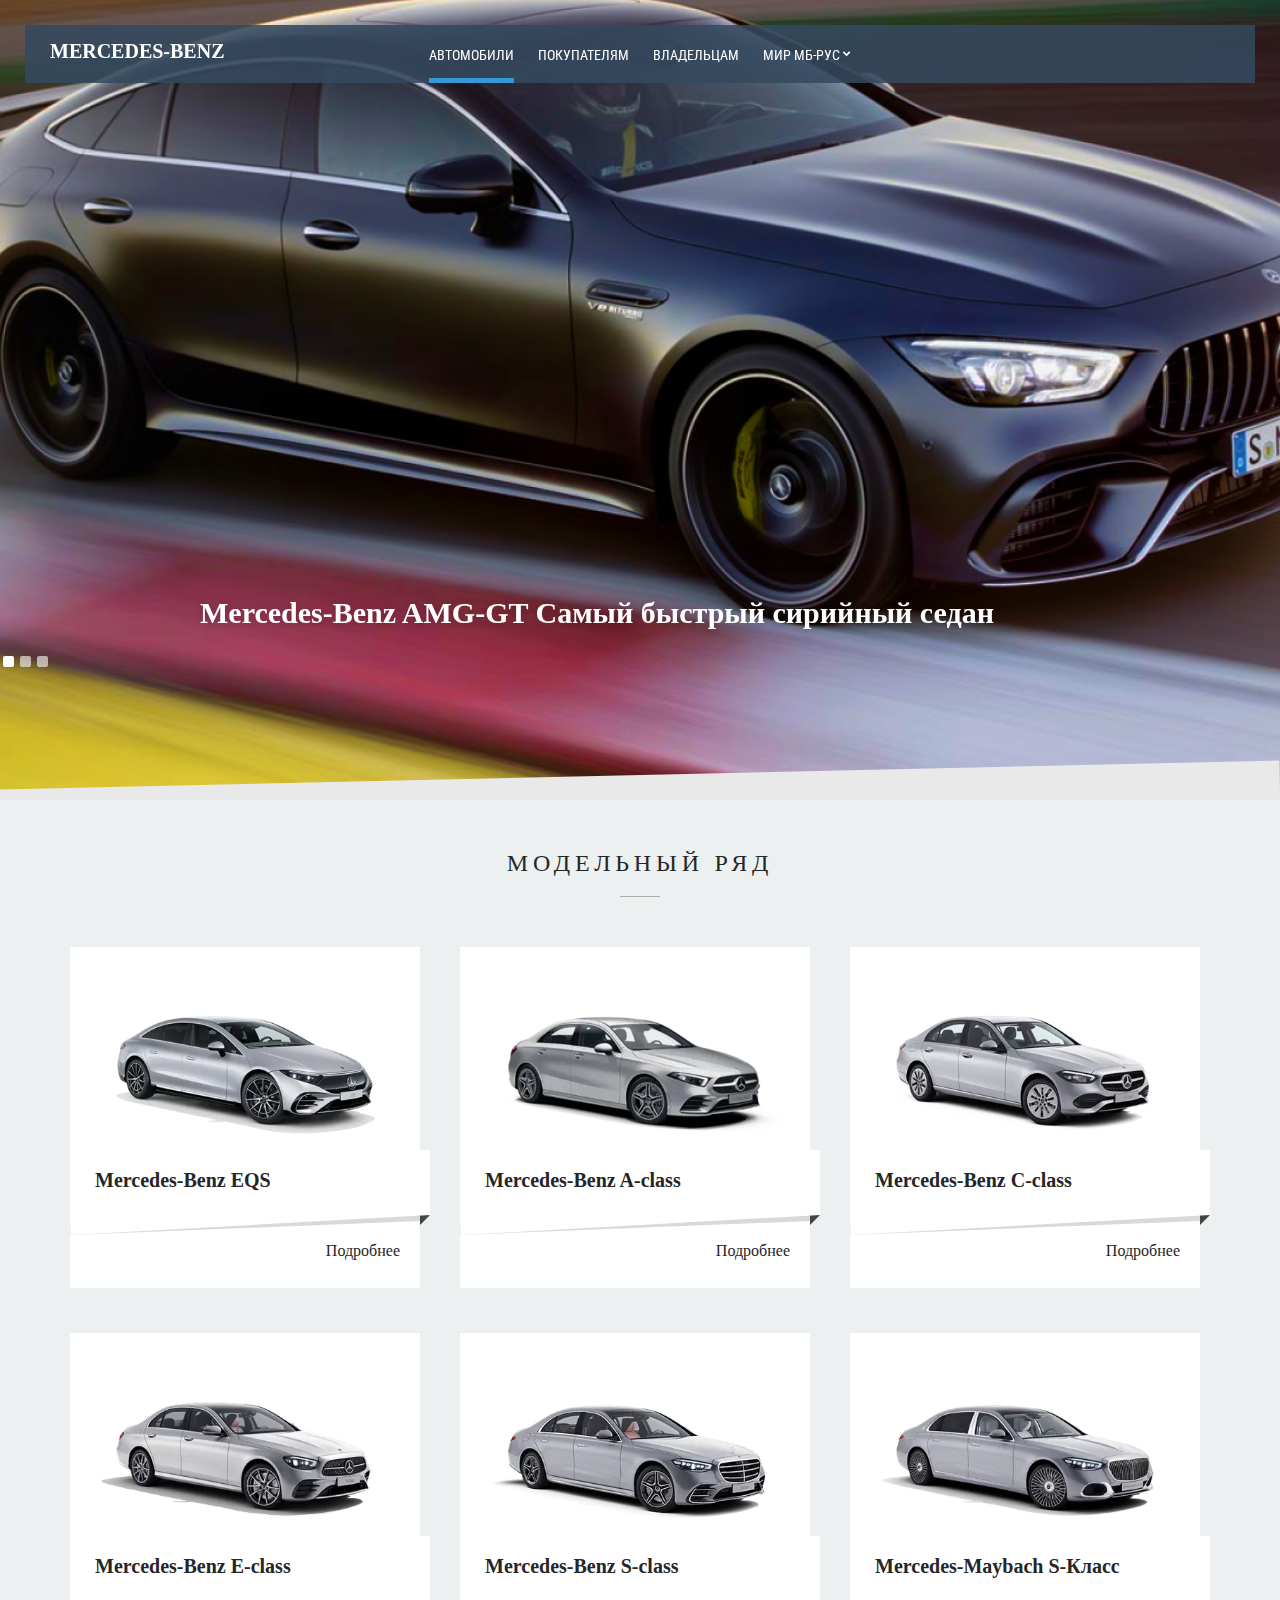
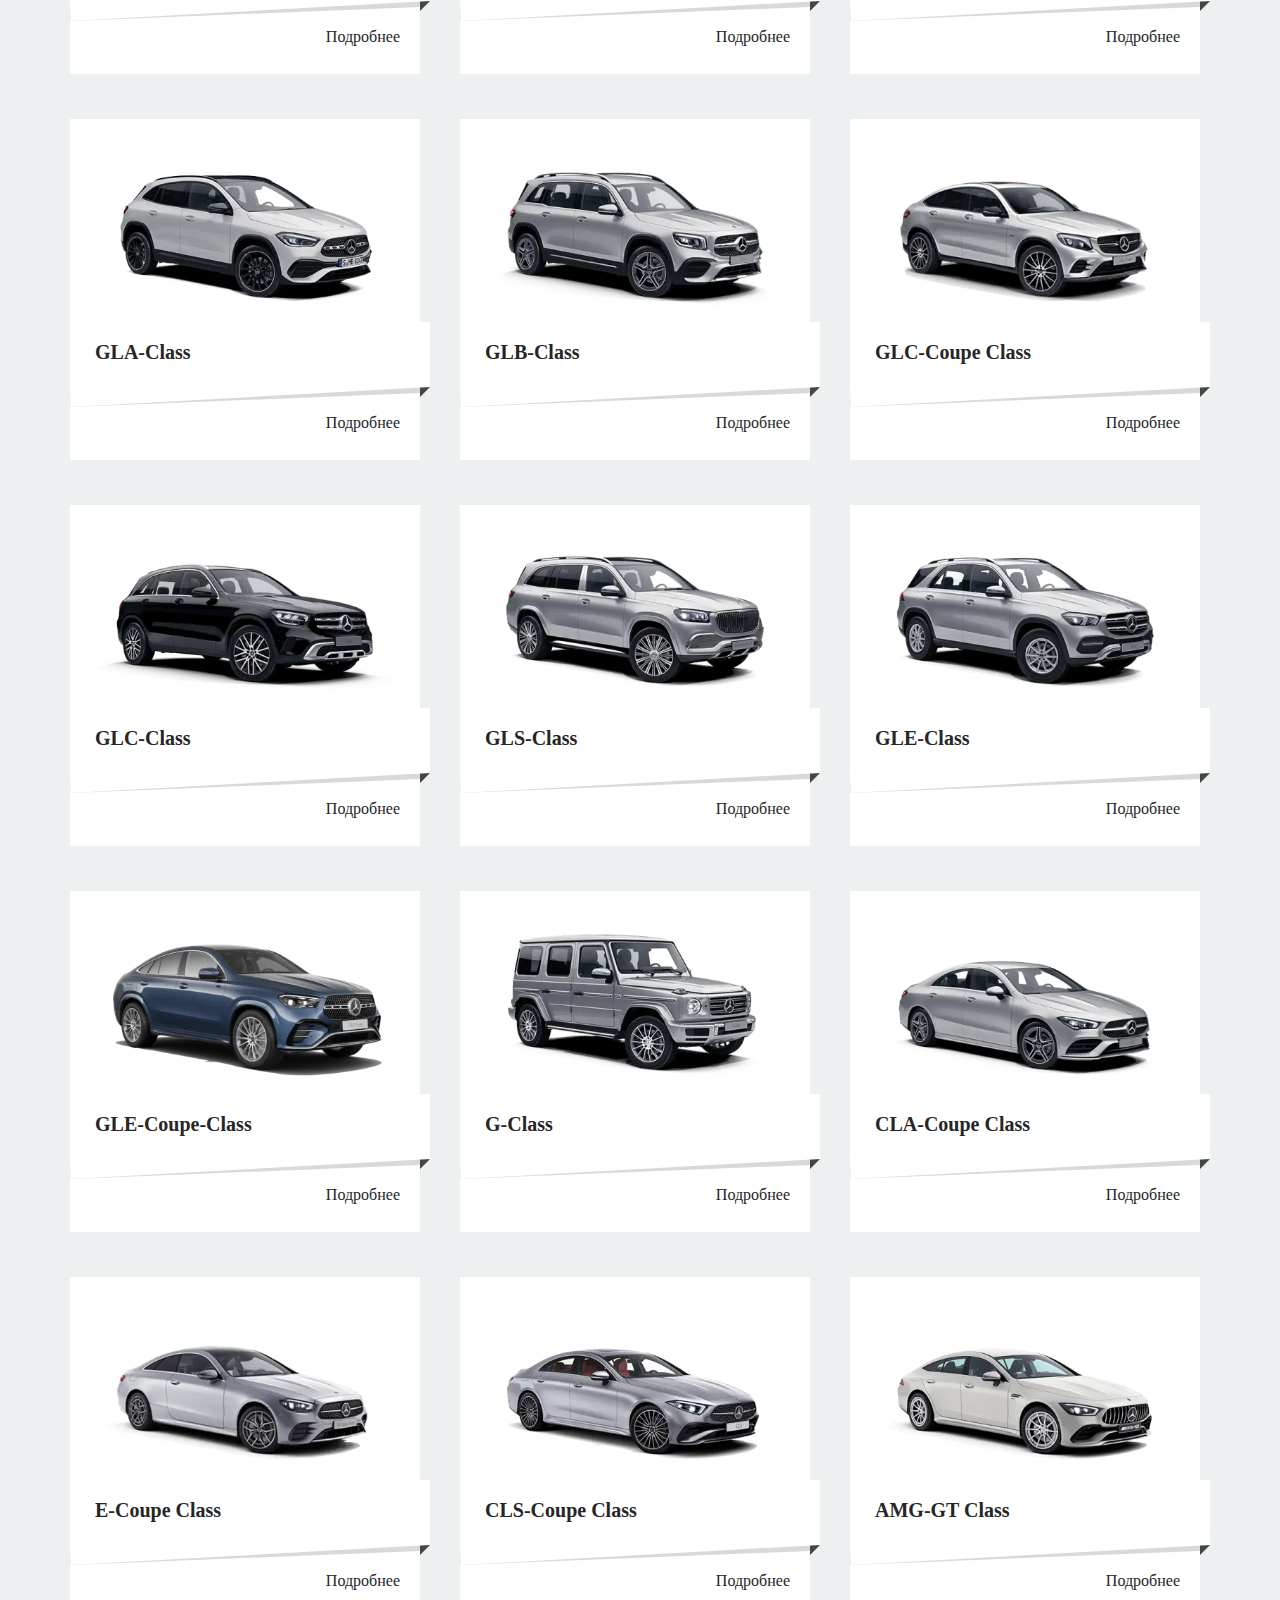
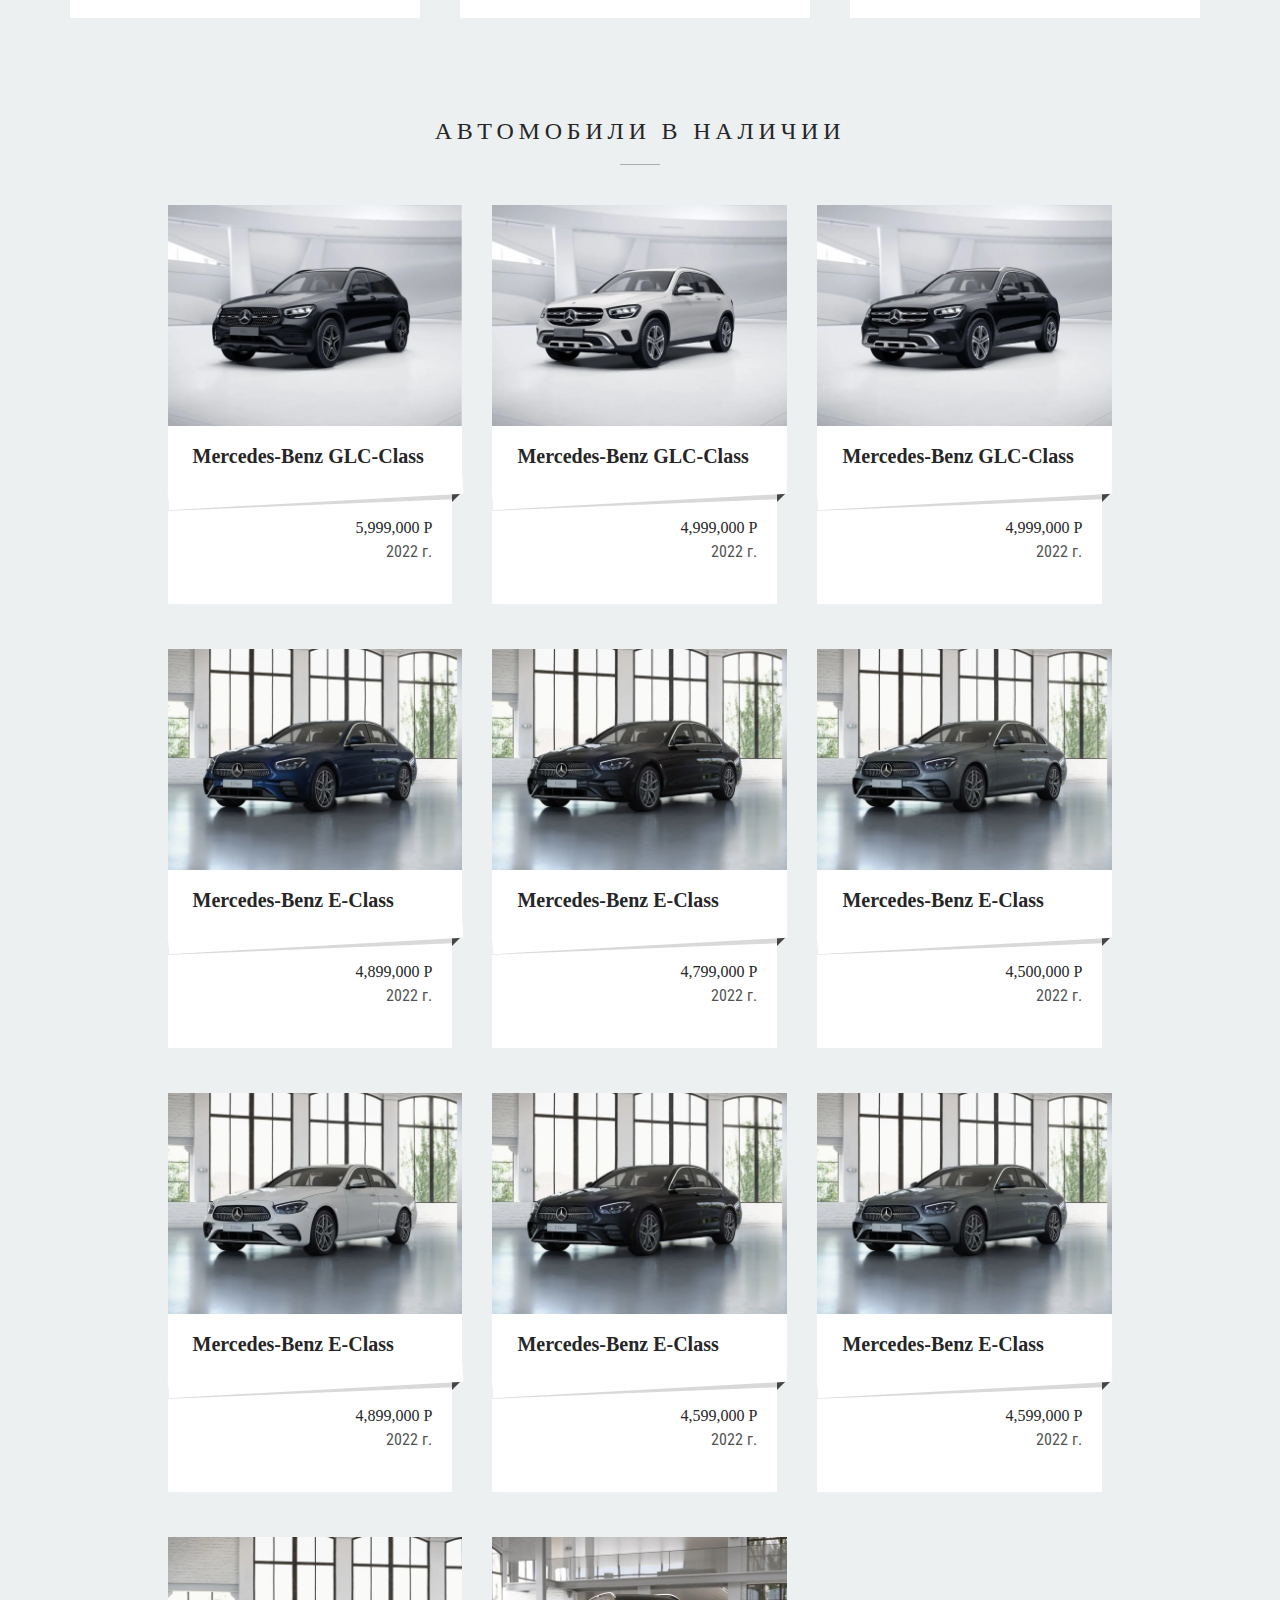
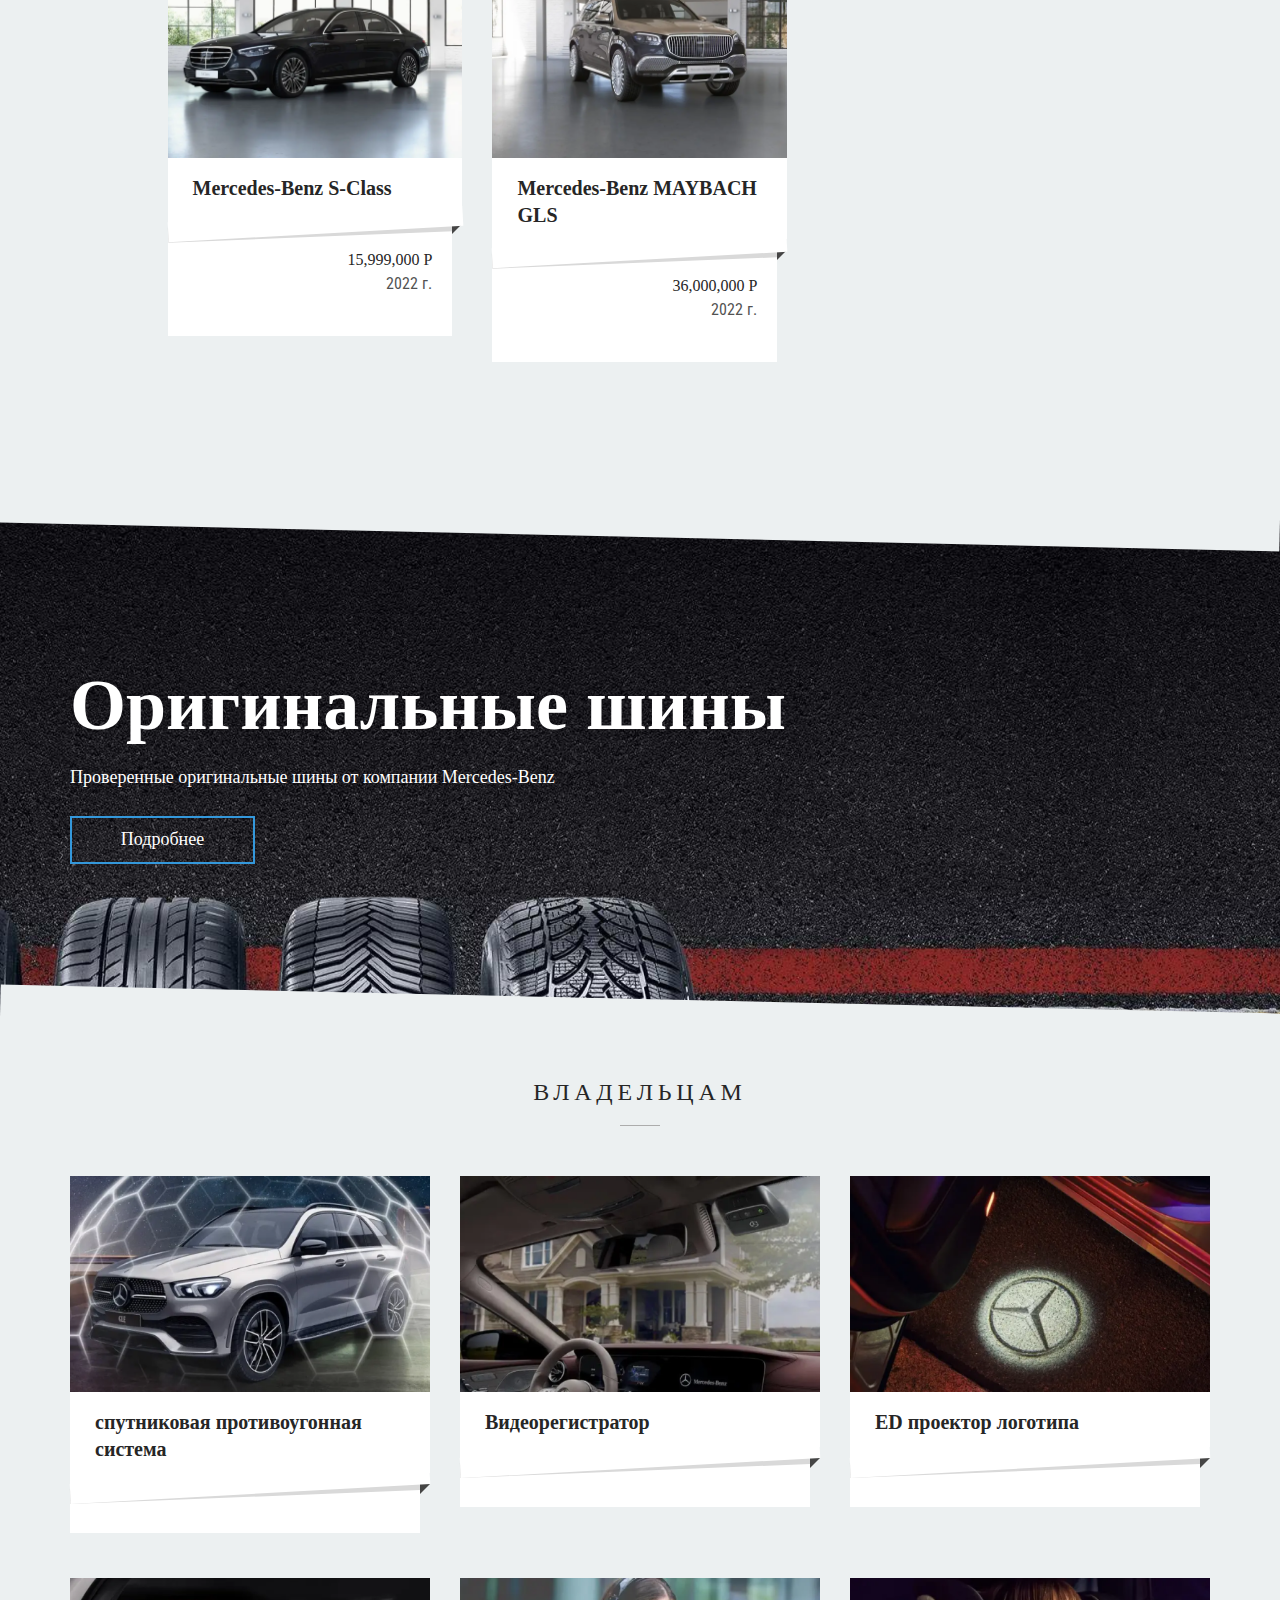
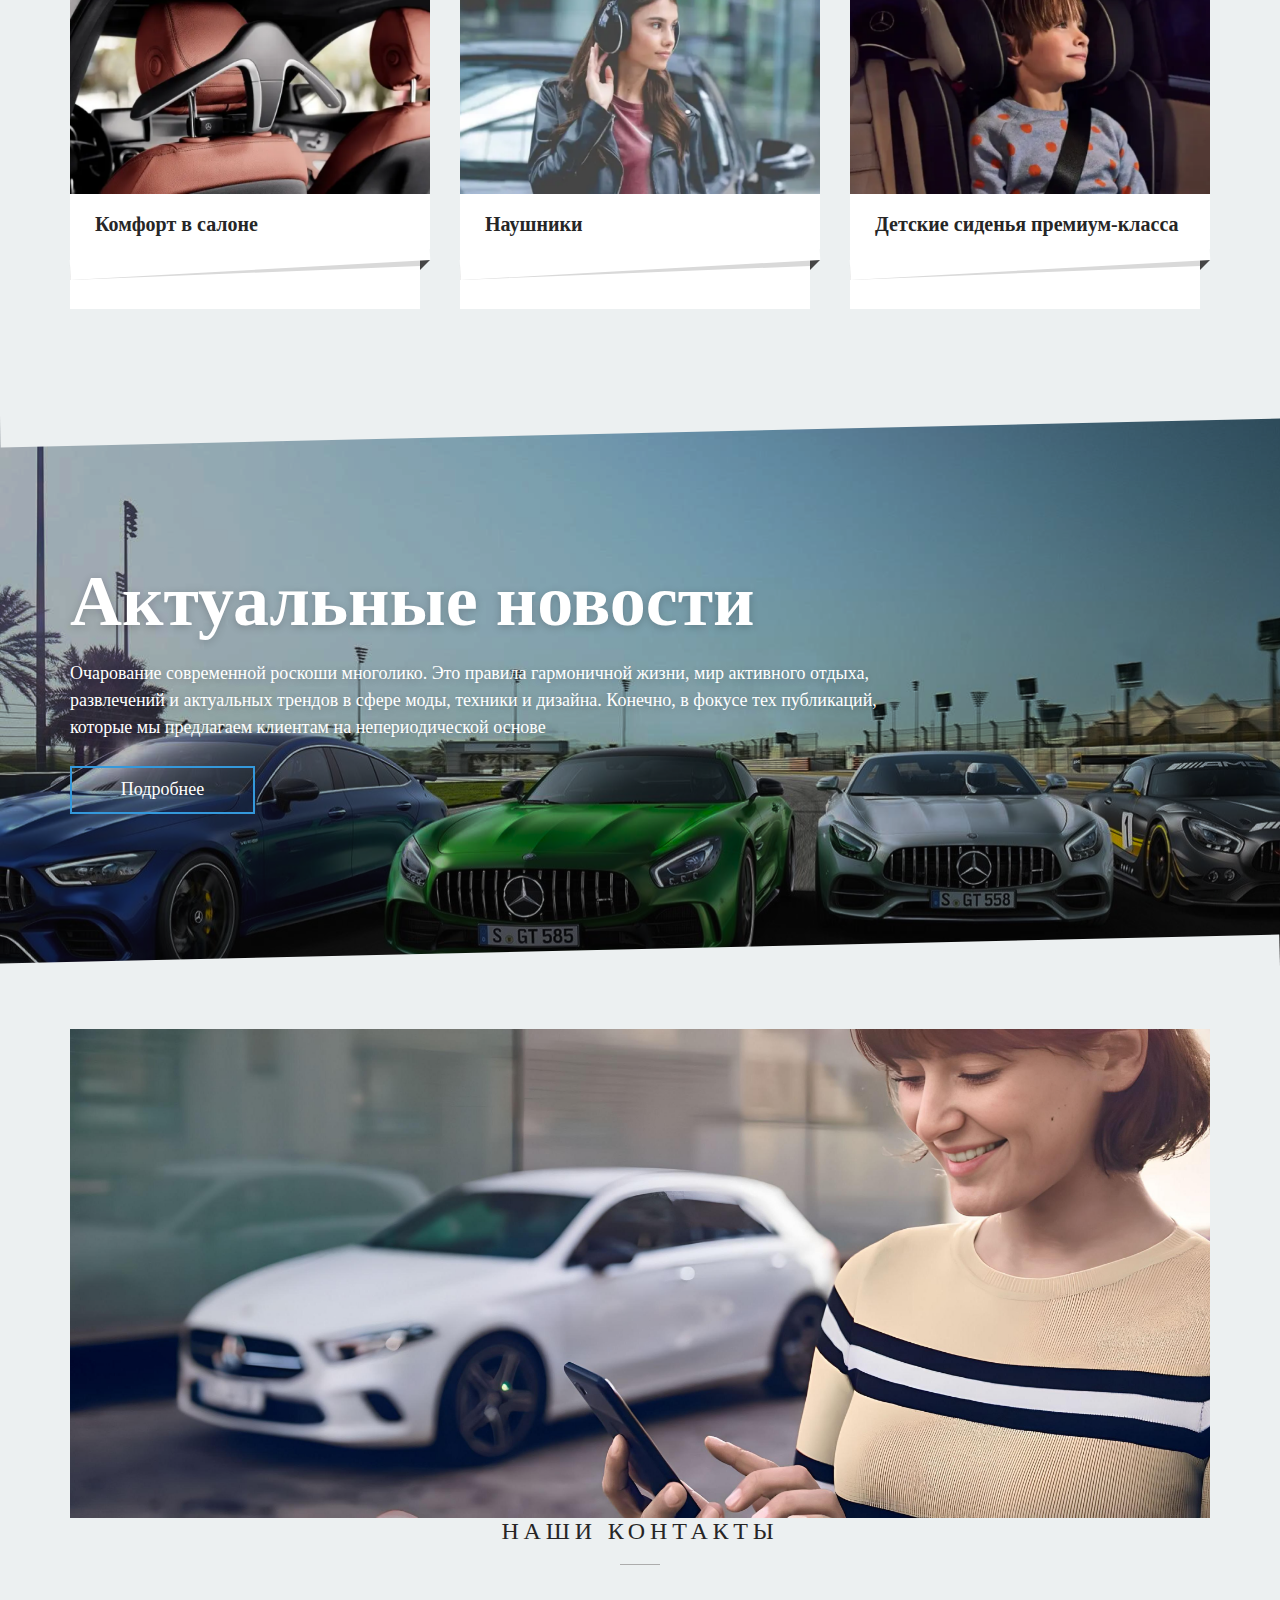
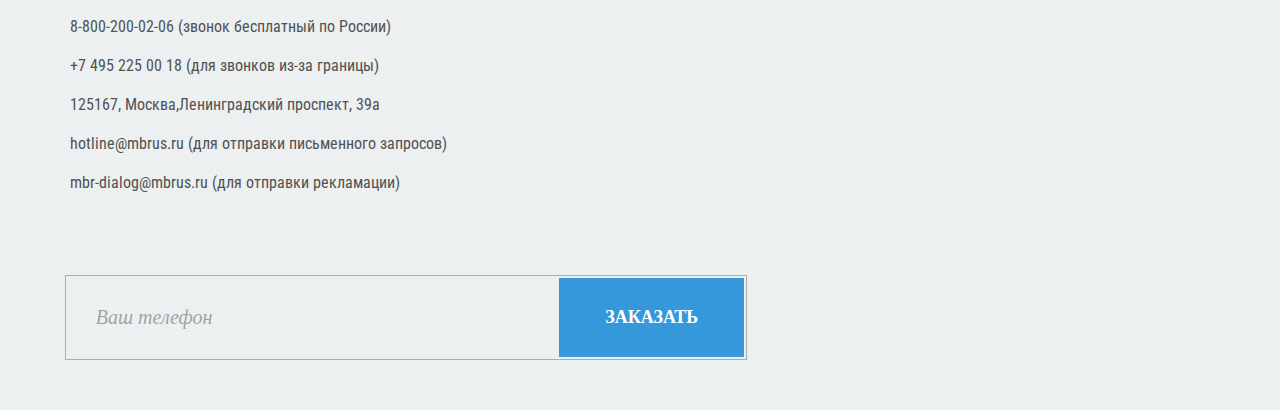
<file: index.html>
<!doctype html>
<html lang="ru">
<head>

	<meta charset="utf-8">
	<title>MR-BENZ-RU</title>
	<meta name="viewport" content="width=device-width, initial-scale=1">

	<link href='https://fonts.googleapis.com/css?family=Roboto+Condensed&subset=latin,cyrillic' rel='stylesheet' type='text/css'>
	<link rel="stylesheet" type="text/css" href="css\base.css">
	<link rel="stylesheet" type="text/css" href="css\flexslider.css">
	<link rel="stylesheet" type="text/css" href="css\mmenu.css">
	<link rel="stylesheet" type="text/css" href="css\font-awesome.css">
	<link rel="stylesheet" type="text/css" href="css\mediaelementplayer.css">
	<link rel="stylesheet" type="text/css" href="js\fancybox\jquery.fancybox.css">
	<link rel="stylesheet" type="text/css" href="style.css">
	

</head>
<body>

<div id="page">
	<div id="mobile-bar">
	<a class="menu-trigger" href="#mobilemenu"><i class="fa fa-bars"></i></a>
	<p class="mob-title">Главная</p>
</div>
	<header class="header">
		<h1 class="site-logo">
			<a href="index.html">Mercedes-Benz</a>
		</h1>

		<nav id="nav">
	<ul id="navigation" class="group">
		<li class="current-menu-ancestor">
			<a href="index.html">Автомобили</a>
		</li>
		<li>
			<a href="index.html">Покупателям</a>
			
		</li>
		<li>
			<a href="index.html">Владельцам</a>
		</li>
		<li>
			<a href="index.html">МИР МБ-РУС</a>
			<ul>
				<li><a href="#">Новости</a></li>
				<li><a href="#">Контакты</a></li>
			</ul>
		</li>
	</ul><!-- #navigation -->
</nav><!-- #nav -->


	</header>
	<div class="home-slider flexslider loading">
		<ul class="slides">
			<li style="background-image: url(images/demo/slider1.jpg);">
				<div class="container1">
					<div class="row">
						<div class="col-xs-12">
							<div class="slide-content">
								<p class="slide-title">
								
									Mercedes-Benz AMG-GT
									 Самый быстрый сирийный седан
								</p>

								<a class="btn transparent" href="#">Подробнее</a>
							</div>
						</div>
					</div>
				</div>
			</li>
			<li style="background-image: url(images/demo/slider2.jpg);" class="cont">
				<div>
					<div class="row">
						<div class="col-xs-12">
							<div class="slide-content">
								<p class="slide-title">
									Mercedes-Maybach S-Class
								</p>

								<a class="btn transparent" href="#">Подробнее</a>
							</div>
						</div>
					</div>
				</div>
			</li>
			<li style="background-image: url(images/demo/slider3.jpg);">
				<div class="container3">
					<div class="row">
						<div class="col-xs-12">
							<div class="slide-content">
								<p class="slide-title">
								Mercedes-Benz AMG
								</p>

								<a class="btn transparent" href="#">Подробнее</a>
							</div>
						</div>
					</div>
				</div>
			</li>
		</ul>
	</div>

	<div class="sections">
		<section class="widget_ci-items widget">
			<div class="widget-wrap">
				<div class="container">
					<div class="row">
						<div class="col-xs-12">
							<h3 class="section-title">Модельный ряд</h3>

							<div class="row item-list">
								<div class="col-md-4 col-sm-6 col-xs-12">
									<div class="item">
	<figure class="item-thumb">
		<a href="single.html"><img src="images/demo/eqs.png" alt=""></a>
	</figure>

	<div class="item-content">
		<div class="item-content-wrap">
			<div class="item-fold">
				<p class="item-title"><a href="single.html">Mercedes-Benz EQS</a></p>
			</div>
		</div>

		<div class="item-meta">
			<a href="#" class="item-more">Подробнее</a>
		</div>
	</div>
</div>								</div>
								<div class="col-md-4 col-sm-6 col-xs-12">
									<div class="item">
	<figure class="item-thumb">
		<a href="single.html"><img src="images/demo/a.png" alt=""></a>
	</figure>

	<div class="item-content">
		<div class="item-content-wrap">
			<div class="item-fold">
				<p class="item-title"><a href="single.html">Mercedes-Benz A-class</a></p>
			</div>
		</div>

		<div class="item-meta">
			<a href="#" class="item-more">Подробнее</a>
		</div>
	</div>
</div>								</div>
								<div class="col-md-4 col-sm-6 col-xs-12">
									<div class="item">
	<figure class="item-thumb">
		<a href="single.html"><img src="images/demo/c.png" alt=""></a>
	</figure>

	<div class="item-content">
		<div class="item-content-wrap">
			<div class="item-fold">
				<p class="item-title"><a href="single.html">Mercedes-Benz C-class</a></p>
			</div>
		</div>

		<div class="item-meta">
			<a href="#" class="item-more">Подробнее</a>
		</div>
	</div>
</div>								</div>
<div class="col-md-4 col-sm-6 col-xs-12">
	<div class="item">
<figure class="item-thumb">
<a href="single.html"><img src="images/demo/e.png" alt=""></a>
</figure>

<div class="item-content">
<div class="item-content-wrap">
<div class="item-fold">
<p class="item-title"><a href="single.html">Mercedes-Benz E-class</a></p>
</div>
</div>

<div class="item-meta">
<a href="#" class="item-more">Подробнее</a>
</div>
</div>
</div>								</div>
<div class="col-md-4 col-sm-6 col-xs-12">
	<div class="item">
<figure class="item-thumb">
<a href="single.html"><img src="images/demo/s.png" alt=""></a>
</figure>

<div class="item-content">
<div class="item-content-wrap">
<div class="item-fold">
<p class="item-title"><a href="single.html">Mercedes-Benz S-class</a></p>
</div>
</div>

<div class="item-meta">
<a href="#" class="item-more">Подробнее</a>
</div>
</div>
</div>								</div>
<div class="col-md-4 col-sm-6 col-xs-12">
	<div class="item">
<figure class="item-thumb">
<a href="single.html"><img src="images/demo/maybach.png" alt=""></a>
</figure>

<div class="item-content">
<div class="item-content-wrap">
<div class="item-fold">
<p class="item-title"><a href="single.html">Mercedes-Maybach S-Класс</a></p>
</div>
</div>

<div class="item-meta">
<a href="#" class="item-more">Подробнее</a>
</div>
</div>
</div>								</div>
<div class="col-md-4 col-sm-6 col-xs-12">
	<div class="item">
<figure class="item-thumb">
<a href="single.html"><img src="images/demo/gla.png" alt=""></a>
</figure>

<div class="item-content">
<div class="item-content-wrap">
<div class="item-fold">
<p class="item-title"><a href="single.html">GLA-Class</a></p>
</div>
</div>

<div class="item-meta">
<a href="#" class="item-more">Подробнее</a>
</div>
</div>
</div>								</div>
<div class="col-md-4 col-sm-6 col-xs-12">
	<div class="item">
<figure class="item-thumb">
<a href="single.html"><img src="images/demo/glb.png" alt=""></a>
</figure>

<div class="item-content">
<div class="item-content-wrap">
<div class="item-fold">
<p class="item-title"><a href="single.html">GLB-Class</a></p>
</div>
</div>

<div class="item-meta">
<a href="#" class="item-more">Подробнее</a>
</div>
</div>
</div>								</div>
<div class="col-md-4 col-sm-6 col-xs-12">
	<div class="item">
<figure class="item-thumb">
<a href="single.html"><img src="images/demo/glc.png" alt=""></a>
</figure>

<div class="item-content">
<div class="item-content-wrap">
<div class="item-fold">
<p class="item-title"><a href="single.html">GLC-Coupe Class</a></p>
</div>
</div>

<div class="item-meta">
<a href="#" class="item-more">Подробнее</a>
</div>
</div>
</div>								</div>
<div class="col-md-4 col-sm-6 col-xs-12">
	<div class="item">
<figure class="item-thumb">
<a href="single.html"><img src="images/demo/glccoupe.png" alt=""></a>
</figure>

<div class="item-content">
<div class="item-content-wrap">
<div class="item-fold">
<p class="item-title"><a href="single.html">GLC-Class</a></p>
</div>
</div>

<div class="item-meta">
<a href="#" class="item-more">Подробнее</a>
</div>
</div>
</div>								</div>
<div class="col-md-4 col-sm-6 col-xs-12">
	<div class="item">
<figure class="item-thumb">
<a href="single.html"><img src="images/demo/gls.png" alt=""></a>
</figure>

<div class="item-content">
<div class="item-content-wrap">
<div class="item-fold">
<p class="item-title"><a href="single.html">GLS-Class</a></p>
</div>
</div>

<div class="item-meta">
<a href="#" class="item-more">Подробнее</a>
</div>
</div>
</div>								</div>
<div class="col-md-4 col-sm-6 col-xs-12">
	<div class="item">
<figure class="item-thumb">
<a href="single.html"><img src="images/demo/gle.png" alt=""></a>
</figure>

<div class="item-content">
<div class="item-content-wrap">
<div class="item-fold">
<p class="item-title"><a href="single.html">GLE-Class</a></p>
</div>
</div>

<div class="item-meta">
<a href="#" class="item-more">Подробнее</a>
</div>
</div>
</div>								</div>

<div class="col-md-4 col-sm-6 col-xs-12">
	<div class="item">
<figure class="item-thumb">
<a href="single.html"><img src="images/demo/glecoupe.png" alt=""></a>
</figure>

<div class="item-content">
<div class="item-content-wrap">
<div class="item-fold">
<p class="item-title"><a href="single.html">GLE-Coupe-Class</a></p>
</div>
</div>

<div class="item-meta">
<a href="#" class="item-more">Подробнее</a>
</div>
</div>
</div>								</div>
<div class="col-md-4 col-sm-6 col-xs-12">
	<div class="item">
<figure class="item-thumb">
<a href="single.html"><img src="images/demo/g.png" alt=""></a>
</figure>

<div class="item-content">
<div class="item-content-wrap">
<div class="item-fold">
<p class="item-title"><a href="single.html">G-Class</a></p>
</div>
</div>

<div class="item-meta">
<a href="#" class="item-more">Подробнее</a>
</div>
</div>
</div>								</div>
<div class="col-md-4 col-sm-6 col-xs-12">
	<div class="item">
<figure class="item-thumb">
<a href="single.html"><img src="images/demo/cla.png" alt=""></a>
</figure>

<div class="item-content">
<div class="item-content-wrap">
<div class="item-fold">
<p class="item-title"><a href="single.html">CLA-Coupe Class</a></p>
</div>
</div>

<div class="item-meta">
<a href="#" class="item-more">Подробнее</a>
</div>
</div>
</div>								</div>
<div class="col-md-4 col-sm-6 col-xs-12">
	<div class="item">
<figure class="item-thumb">
<a href="single.html"><img src="images/demo/ecoupe.png" alt=""></a>
</figure>

<div class="item-content">
<div class="item-content-wrap">
<div class="item-fold">
<p class="item-title"><a href="single.html">E-Coupe Class</a></p>
</div>
</div>

<div class="item-meta">
<a href="#" class="item-more">Подробнее</a>
</div>
</div>
</div>								</div>
<div class="col-md-4 col-sm-6 col-xs-12">
	<div class="item">
<figure class="item-thumb">
<a href="single.html"><img src="images/demo/cls.png" alt=""></a>
</figure>

<div class="item-content">
<div class="item-content-wrap">
<div class="item-fold">
<p class="item-title"><a href="single.html">CLS-Coupe Class</a></p>
</div>
</div>

<div class="item-meta">
<a href="#" class="item-more">Подробнее</a>
</div>
</div>
</div>								</div>
<div class="col-md-4 col-sm-6 col-xs-12">
	<div class="item">
<figure class="item-thumb">
<a href="single.html"><img src="images/demo/amg gt.png" alt=""></a>
</figure>

<div class="item-content">
<div class="item-content-wrap">
<div class="item-fold">
<p class="item-title"><a href="single.html">AMG-GT Class</a></p>
</div>
</div>

<div class="item-meta">
<a href="#" class="item-more">Подробнее</a>
</div>
</div>
</div>								</div>
		</section>

		<section class="widget widget_ci-testimonial">
			<div class="widget-wrap">
				<div class="container">
					<div class="row">
						<div class="col-md-10 col-md-offset-1">
							 <h3 class="section-title">Автомобили в наличии</h3>
							<div class="testimonials flexslider">
								<div class="row item-list">
									<div class="col-md-4 col-sm-6 col-xs-12">
											<div class="item">
										<figure class="item-thumb">
										<a href="single.html"><img src="images/demo/image 88.png" alt=""></a>
										</figure>
										
										<div class="item-content">
										<div class="item-content-wrap">
										<div class="item-fold">
										<p class="item-title"><a href="single.html">Mercedes-Benz GLC-Class</a></p>
										</div>
										</div>
										
										<div class="item-meta">
										<a href="#" class="item-more">5,999,000 Р</a>
										<P>2022 г.</P>
										
										</div>
										</div>
										</div>								</div>
										<div class="col-md-4 col-sm-6 col-xs-12">
											<div class="item">
										<figure class="item-thumb">
										<a href="single.html"><img src="images/demo/image 97.png" alt=""></a>
										</figure>
										
										<div class="item-content">
										<div class="item-content-wrap">
										<div class="item-fold">
										<p class="item-title"><a href="single.html">Mercedes-Benz GLC-Class</a></p>
										</div>
										</div>
										
										<div class="item-meta">
										<a href="#" class="item-more">4,999,000 Р</a>
										<P>2022 г.</P>
										
										</div>
										</div>
										</div>								</div>
										<div class="col-md-4 col-sm-6 col-xs-12">
											<div class="item">
										<figure class="item-thumb">
										<a href="single.html"><img src="images/demo/image 96.png" alt=""></a>
										</figure>
										
										<div class="item-content">
										<div class="item-content-wrap">
										<div class="item-fold">
										<p class="item-title"><a href="single.html">Mercedes-Benz GLC-Class</a></p>
										</div>
										</div>
										
										<div class="item-meta">
										<a href="#" class="item-more">4,999,000 Р</a>
										<P>2022 г.</P>
										
										</div>
										</div>
										</div>								</div>
										<div class="col-md-4 col-sm-6 col-xs-12">
											<div class="item">
										<figure class="item-thumb">
										<a href="single.html"><img src="images/demo/image 35.png" alt=""></a>
										</figure>
										
										<div class="item-content">
										<div class="item-content-wrap">
										<div class="item-fold">
										<p class="item-title"><a href="single.html">Mercedes-Benz E-Class</a></p>
										</div>
										</div>
										
										<div class="item-meta">
										<a href="#" class="item-more">4,899,000 Р</a>
										<P>2022 г.</P>
										
										</div>
										</div>
										</div>								</div>
										<div class="col-md-4 col-sm-6 col-xs-12">
											<div class="item">
										<figure class="item-thumb">
										<a href="single.html"><img src="images/demo/image 51.png" alt=""></a>
										</figure>
										
										<div class="item-content">
										<div class="item-content-wrap">
										<div class="item-fold">
										<p class="item-title"><a href="single.html">Mercedes-Benz E-Class</a></p>
										</div>
										</div>
										
										<div class="item-meta">
										<a href="#" class="item-more">4,799,000 Р</a>
										<P>2022 г.</P>
										
										</div>
										</div>
										</div>								</div>
										<div class="col-md-4 col-sm-6 col-xs-12">
											<div class="item">
										<figure class="item-thumb">
										<a href="single.html"><img src="images/demo/image 58.png" alt=""></a>
										</figure>
										
										<div class="item-content">
										<div class="item-content-wrap">
										<div class="item-fold">
										<p class="item-title"><a href="single.html">Mercedes-Benz E-Class</a></p>
										</div>
										</div>
										
										<div class="item-meta">
										<a href="#" class="item-more">4,500,000 Р</a>
										<P>2022 г.</P>
										
										</div>
										</div>
										</div>								</div>
										<div class="col-md-4 col-sm-6 col-xs-12">
											<div class="item">
										<figure class="item-thumb">
										<a href="single.html"><img src="images/demo/image 65.png" alt=""></a>
										</figure>
										
										<div class="item-content">
										<div class="item-content-wrap">
										<div class="item-fold">
										<p class="item-title"><a href="single.html">Mercedes-Benz E-Class</a></p>
										</div>
										</div>
										
										<div class="item-meta">
										<a href="#" class="item-more">4,899,000 Р</a>
										<P>2022 г.</P>
										
										</div>
										</div>
										</div>								</div>
										<div class="col-md-4 col-sm-6 col-xs-12">
											<div class="item">
										<figure class="item-thumb">
										<a href="single.html"><img src="images/demo/image 72.png" alt=""></a>
										</figure>
										
										<div class="item-content">
										<div class="item-content-wrap">
										<div class="item-fold">
										<p class="item-title"><a href="single.html">Mercedes-Benz E-Class</a></p>
										</div>
										</div>
										
										<div class="item-meta">
										<a href="#" class="item-more">4,599,000 Р</a>
										<P>2022 г.</P>
										
										</div>
										</div>
										</div>								</div>
										<div class="col-md-4 col-sm-6 col-xs-12">
											<div class="item">
										<figure class="item-thumb">
										<a href="single.html"><img src="images/demo/image 73.png" alt=""></a>
										</figure>
										
										<div class="item-content">
										<div class="item-content-wrap">
										<div class="item-fold">
										<p class="item-title"><a href="single.html">Mercedes-Benz E-Class</a></p>
										</div>
										</div>
										
										<div class="item-meta">
										<a href="#" class="item-more">4,599,000 Р</a>
										<P>2022 г.</P>
										
										</div>
										</div>
										</div>								</div>
										<div class="col-md-4 col-sm-6 col-xs-12">
											<div class="item">
										<figure class="item-thumb">
										<a href="single.html"><img src="images/demo/image 86.png" alt=""></a>
										</figure>
										
										<div class="item-content">
										<div class="item-content-wrap">
										<div class="item-fold">
										<p class="item-title"><a href="single.html">Mercedes-Benz S-Class</a></p>
										</div>
										</div>
										
										<div class="item-meta">
										<a href="#" class="item-more">15,999,000 Р</a>
										<P>2022 г.</P>
										
										</div>
										</div>
										</div>								</div>
										<div class="col-md-4 col-sm-6 col-xs-12">
											<div class="item">
										<figure class="item-thumb">
										<a href="single.html"><img src="images/demo/image 87.png" alt=""></a>
										</figure>
										
										<div class="item-content">
										<div class="item-content-wrap">
										<div class="item-fold">
										<p class="item-title"><a href="single.html">Mercedes-Benz MAYBACH GLS</a></p>
										</div>
										</div>
										
										<div class="item-meta">
										<a href="#" class="item-more">36,000,000 Р</a>
										<P>2022 г.</P>
										
										</div>
										</div>
										</div>								</div>
			
	</ul><!-- /slides -->
</div><!-- /twitter -->
						</div>
					</div>
				</div>
			</div>
		</section>

		<section class="widget_ci-hero widget">
			<div class="widget-wrap parallax right" style="color: #FFF; background: url(images/demo/shiny.png) top center;" data-speed="5">
				<div class="container">
	<div class="row">
		<div class="col-md-9 col-sm-11 col-xs-12">
			<h1 class="ci-hero-title">Оригинальные шины</h1>
			<p class="ci-hero-subtitle">Проверенные оригинальные шины от компании Mercedes-Benz </p>

			<a class="btn transparent" href="">Подробнее</a>
		</div>
	</div>
</div>			</div>
		</section>

		<section class="widget_ci-items widget">
			<div class="widget-wrap" style="padding-bottom: 0;">
				<div class="container">
					<div class="row">
						<div class="col-xs-12">
							<h3 class="section-title">Владельцам</h3>

							<div class="row item-list">
								<div class="col-md-4 col-sm-6 col-xs-12">
									<div class="item">
	<figure class="item-thumb">
		<a href="single.html"><img src="images/demo/image 1.png" alt=""></a>
	</figure>

	<div class="item-content">
		<div class="item-content-wrap">
			<div class="item-fold">
				<p class="item-title"><a href="single.html">спутниковая
					противоугонная система</a></p>
				

			</div>
		</div>

		<div class="item-meta">
			
		</div>
	</div>
</div>								</div>
								<div class="col-md-4 col-sm-6 col-xs-12">
									<div class="item">
	<figure class="item-thumb">
		<a href="single.html"><img src="images\demo\image 2.png" alt=""></a>
	</figure>

	<div class="item-content">
		<div class="item-content-wrap">
			<div class="item-fold">
				<p class="item-title"><a href="single.html">Видеорегистратор</a></p>
			

			</div>
		</div>

		<div class="item-meta">
			
		</div>
	</div>
</div>								</div>
								<div class="col-md-4 col-sm-6 col-xs-12">
									<div class="item">
	<figure class="item-thumb">
		<a href="single.html"><img src="images\demo\image 3.png" alt=""></a>
	</figure>

	<div class="item-content">
		<div class="item-content-wrap">
			<div class="item-fold">
				<p class="item-title"><a href="single.html">ED проектор логотипа</a></p>
				
			</div>
		</div>

		<div class="item-meta">
			
		</div>
	</div>
</div>								</div>

<div class="col-md-4 col-sm-6 col-xs-12">
	<div class="item">
<figure class="item-thumb">
<a href="single.html"><img src="images\demo\image 4.png" alt=""></a>
</figure>

<div class="item-content">
<div class="item-content-wrap">
<div class="item-fold">
<p class="item-title"><a href="single.html">Комфорт в салоне</a></p>


</div>
</div>

<div class="item-meta">

</div>
</div>
</div>								</div>

<div class="col-md-4 col-sm-6 col-xs-12">
	<div class="item">
<figure class="item-thumb">
<a href="single.html"><img src="images\demo\image 5.png" alt=""></a>
</figure>

<div class="item-content">
<div class="item-content-wrap">
<div class="item-fold">
<p class="item-title"><a href="single.html">Наушники</a></p>


</div>
</div>

<div class="item-meta">

</div>
</div>
</div>								</div>

<div class="col-md-4 col-sm-6 col-xs-12">
	<div class="item">
<figure class="item-thumb">
<a href="single.html"><img src="images\demo\image 6.png" alt=""></a>
</figure>

<div class="item-content">
<div class="item-content-wrap">
<div class="item-fold">
<p class="item-title"><a href="single.html">Детские сиденья премиум-класса</a></p>


</div>
</div>

<div class="item-meta">

</div>
</div>
</div>								</div>
							</div>
						</div>
					</div>
				</div>
			</div>
		</section>

		<section class="widget_ci-hero widget">
			<div class="widget-wrap parallax left" style="color: #fff; background: url(images/demo/mercyy.png) top center;" data-speed="10">
				<div class="container">
	<div class="row">
		<div class="col-md-9 col-sm-11 col-xs-12">
			<h1 class="ci-hero-title">Актуальные новости</h1>
			<p class="ci-hero-subtitle">Очарование современной роскоши многолико. Это правила гармоничной жизни, мир активного отдыха,
				развлечений и актуальных трендов в сфере моды, техники и дизайна. Конечно, в фокусе тех публикаций, 
			   которые мы предлагаем клиентам на непериодической основе</p>

			<a class="btn transparent" href="">Подробнее</a>
		</div>
	</div>
</div>			</div>
		</section>

		<section class="widget_ci-engage widget">
			<div class="widget-wrap">
				<div class="container">
					<div class="row">
						<div class="col-xs-12">
							<img src="images/demo/tele.png" alt="">
							<h3 class="section-title">Наши контакты </h3>
							<p>8-800-200-02-06 (звонок бесплатный по России)</p>
							<p>+7 495 225 00 18 (для звонков из-за границы)</p>
							<p>125167, Москва,Ленинградский проспект, 39а</p>
							<p>hotline@mbrus.ru (для отправки письменного запросов)</p>
							<p>mbr-dialog@mbrus.ru (для отправки рекламации)</p>
							<div class="row">
	
	
			<div class="bllok">				
		<div class="col-sm-5 col-xs-12">
		<div class="ci-engage-socials">
			<a href=""><i class="fa fa-facebook"></i></a>
			<a href=""><i class="fa fa-twitter"></i></a>
			<a href=""><i class="fa fa-pinterest"></i></a>
			<a href=""><i class="fa fa-instagram"></i></a>
			<a href=""><i class="fa fa-youtube"></i></a>
		</div>
	</div>

	<div class="col-sm-7 col-xs-12">
		<form action="/" class="ci-newsletter" method="get">
				<input type="email" name="ci-newsletter-email" placeholder="Ваш телефон">
					<button type="submit" class="btn">Заказать</button>
		</form>
	</div>
</div>

</div>						</div>
					</div>
				</div>
			</div>
		</section>

	
	</div>

	<footer class="footer">
		<div class="container">
			<div class="row">
				<div class="col-sm-7">
					<ul class="nav-list">
						
					</ul>
				</div>

				<div class="col-sm-5">
					<span class="copy-right">
						<a href="#" title="Business Site Templates"></a>
					</span>
				</div>
			</div>
		</div>
	</footer>

</div> <!-- #page -->

<!-- Javascript
================================================== -->
<script src="js\jquery-1.10.1.min.js"></script>
<script src="js\superfish.js"></script>
<script src="js\jquery.mmenu.min.all.js"></script>
<script src="js\jquery.flexslider.js"></script>
<script src="js\jquery.fitvids.js"></script>
<script src="js\fancybox\jquery.fancybox.pack.js"></script>
<script src="js\mediaelement\froogaloop.js"></script>
<script src="js\mediaelement\mediaelement-and-player.js"></script>
<script src="js\jquery.isotope.js"></script>
<script src="js\jquery.matchHeight-min.js"></script>
<script src="js\scripts.js"></script>

</body>
</html>
</file>
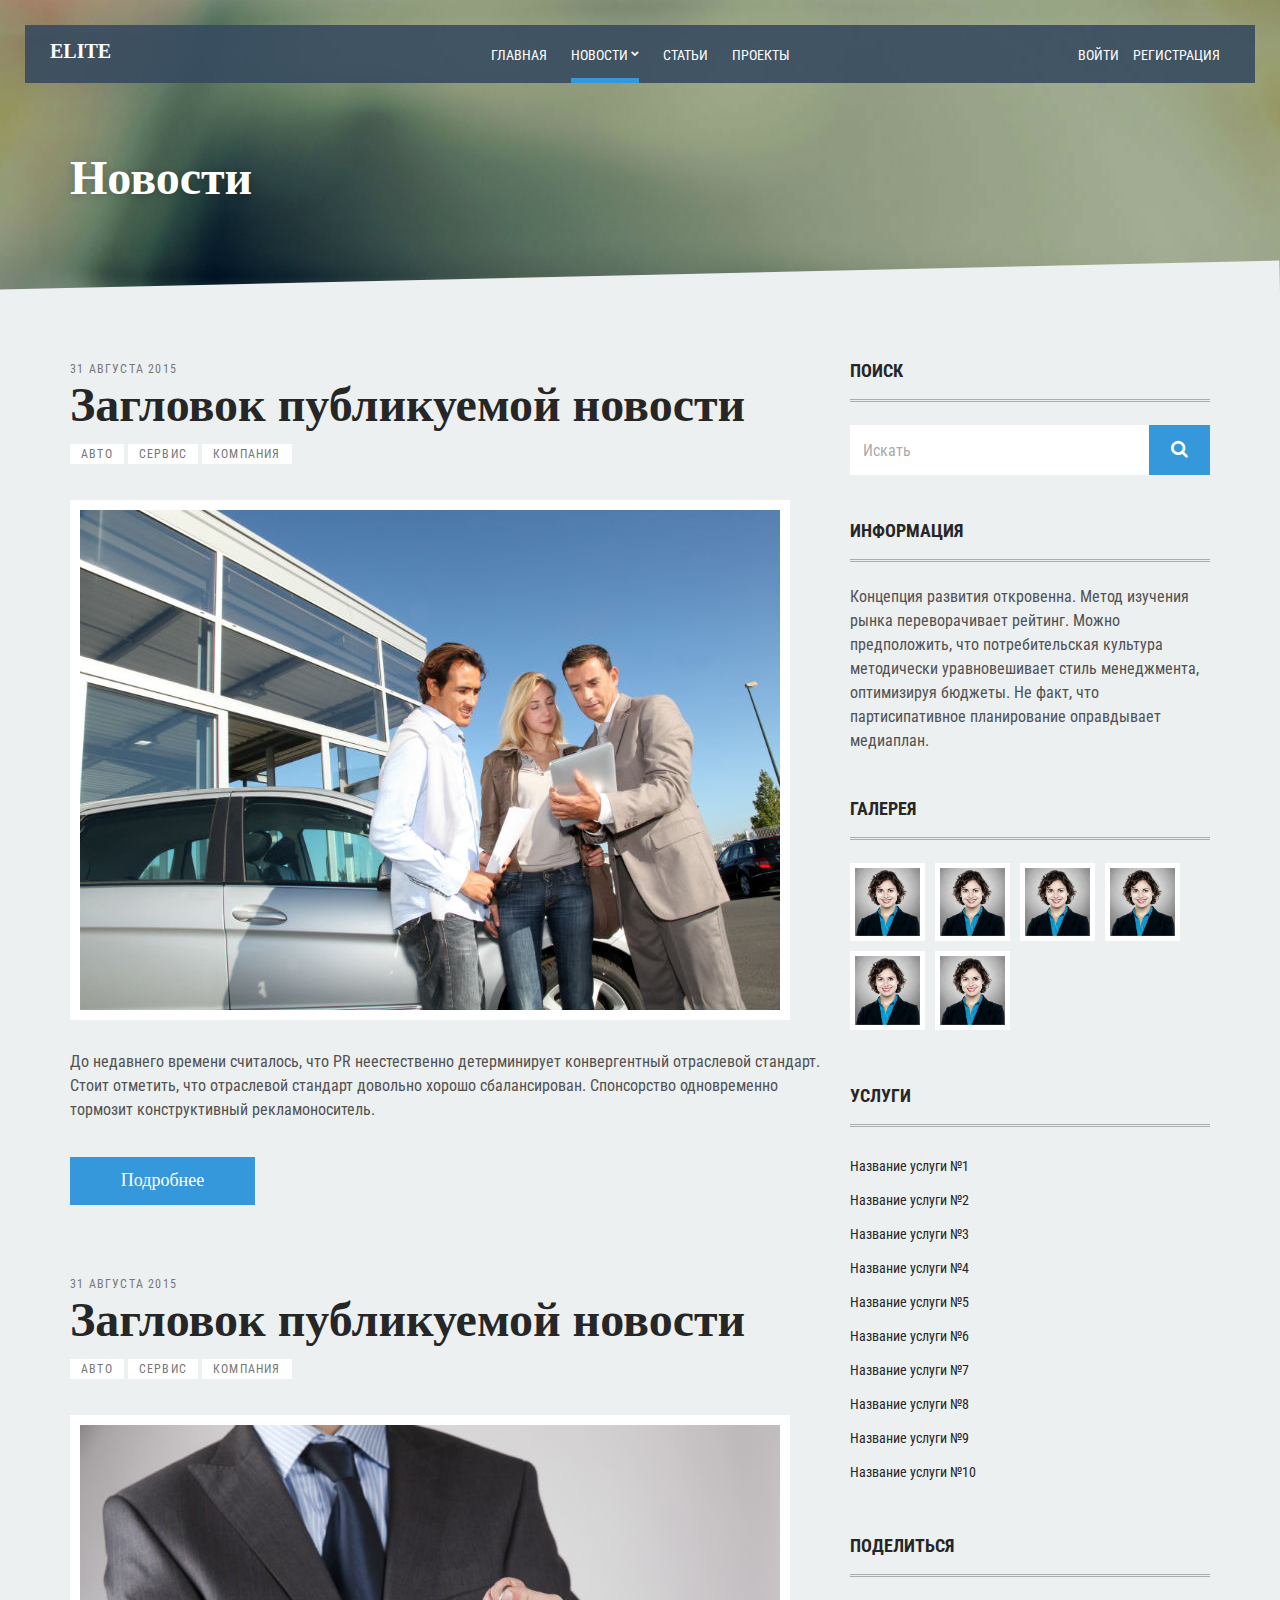
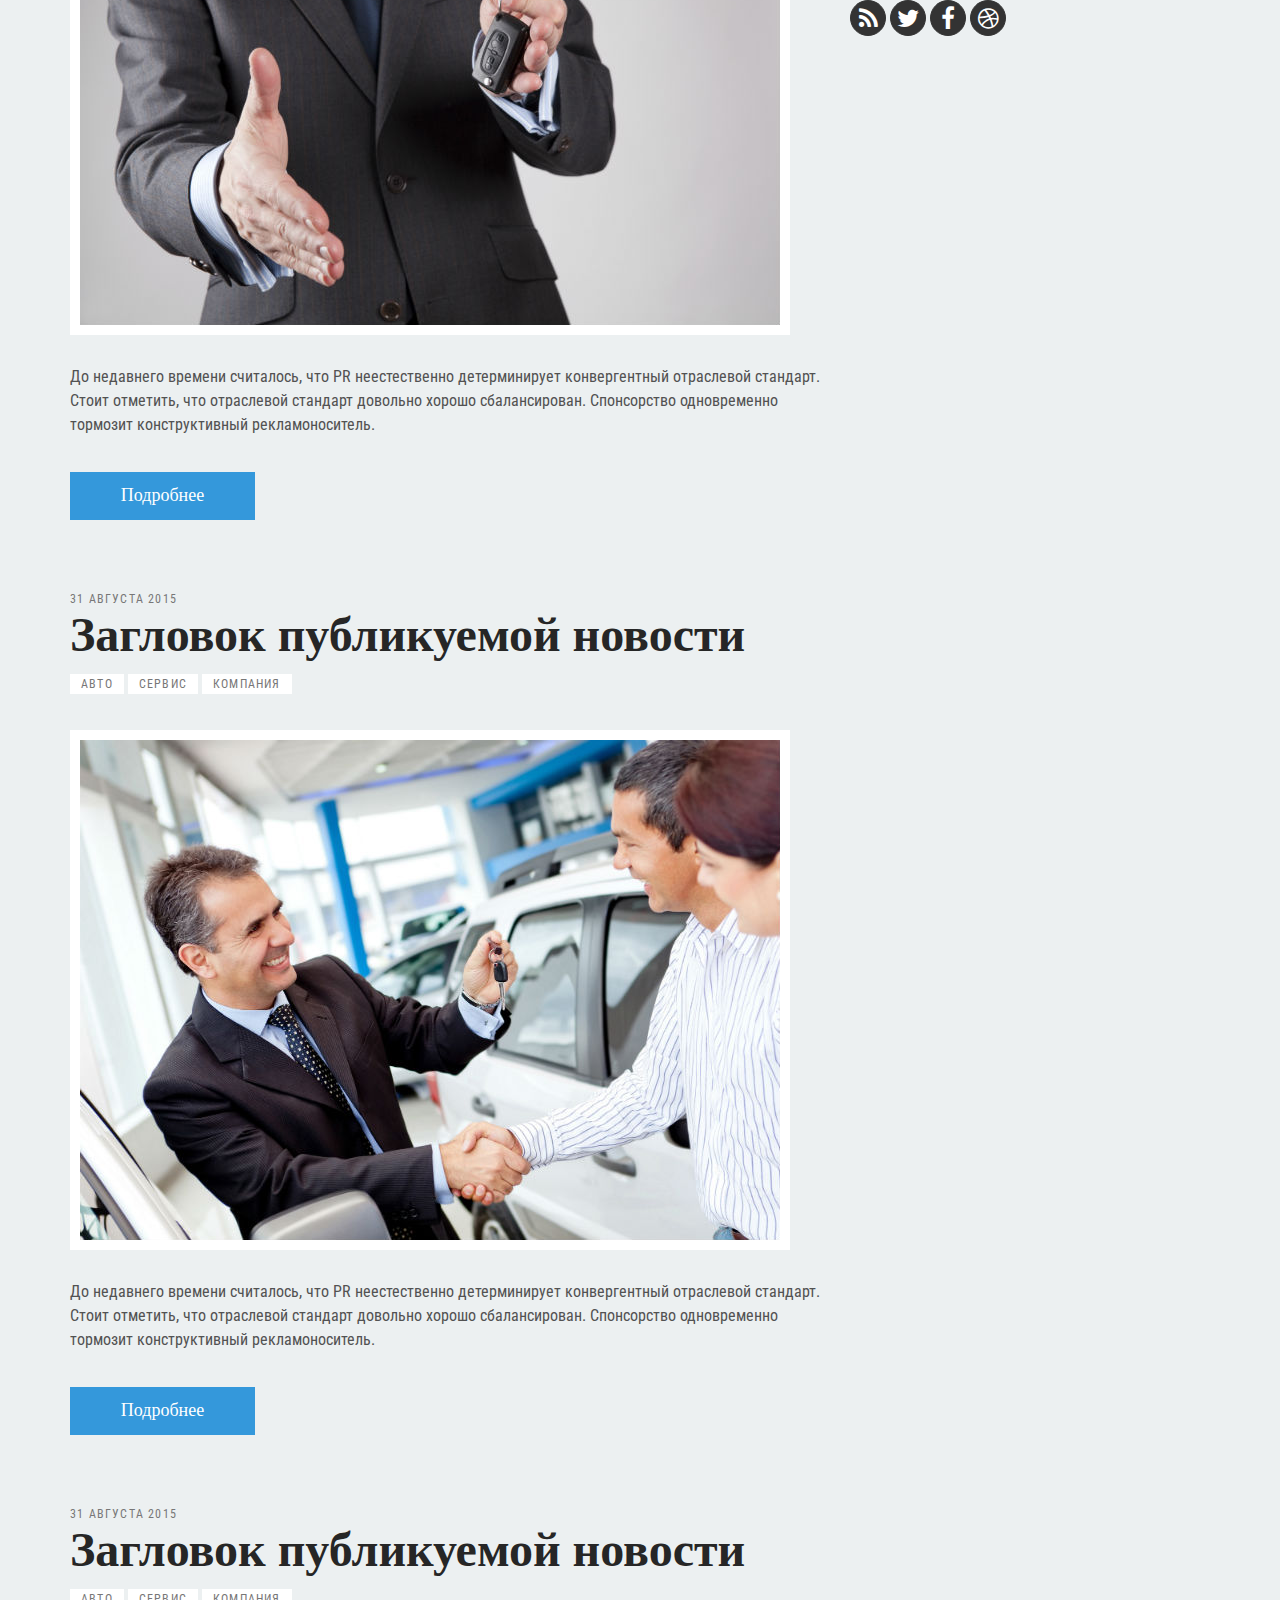
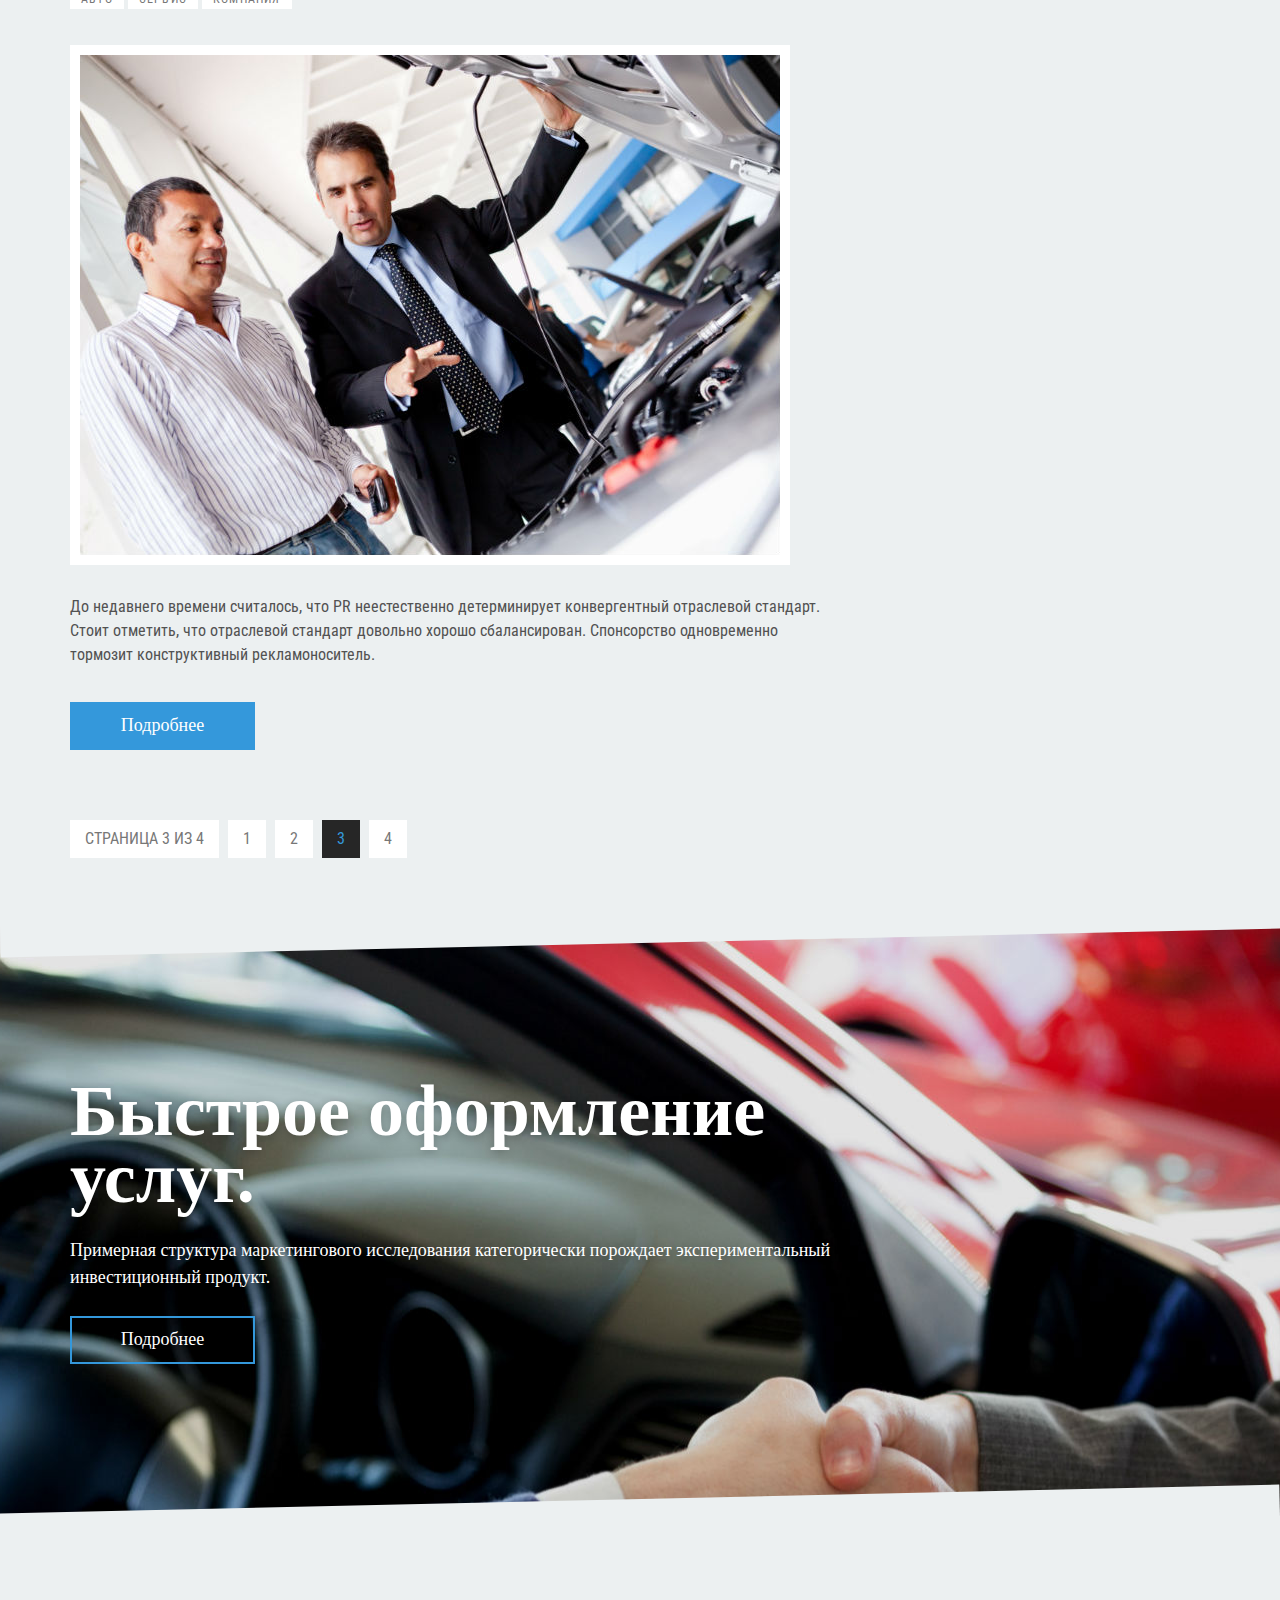
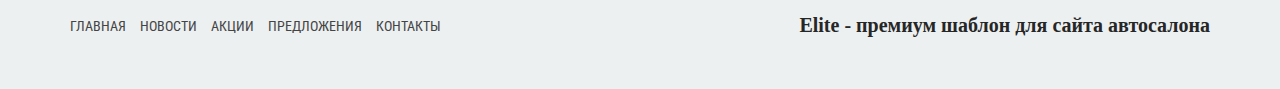
<file: blog.html>
<!doctype html>
<html lang="ru">
<head>

	<meta charset="utf-8">
	<title>Elite - премиум шаблон для сайта автосалона</title>
	<meta name="viewport" content="width=device-width, initial-scale=1">

	<link href='https://fonts.googleapis.com/css?family=Roboto+Condensed&subset=latin,cyrillic' rel='stylesheet' type='text/css'>
	<link rel="stylesheet" type="text/css" href="css\base.css">
	<link rel="stylesheet" type="text/css" href="css\flexslider.css">
	<link rel="stylesheet" type="text/css" href="css\mmenu.css">
	<link rel="stylesheet" type="text/css" href="css\font-awesome.css">
	<link rel="stylesheet" type="text/css" href="css\mediaelementplayer.css">
	<link rel="stylesheet" type="text/css" href="js\fancybox\jquery.fancybox.css">
	<link rel="stylesheet" type="text/css" href="style.css">
	

</head>
<body>

<div id="page">
	<div id="mobile-bar">
	<a class="menu-trigger" href="#mobilemenu"><i class="fa fa-bars"></i></a>
	<p class="mob-title">Новости</p>
</div>
	<header class="header">
		<h1 class="site-logo">
			<a href="index.html">Elite</a>
		</h1>

		<nav id="nav">
	<ul id="navigation" class="group">
		<li>
			<a href="index.html">Главная</a>
		</li>
		<li class="current-menu-ancestor">
			<a href="blog.html">Новости</a>
			<ul>
				<li><a href="#">Категория #1</a></li>
				<li><a href="#">Категория #2</a></li>
				<li><a href="#">Категория #3</a></li>
				<li><a href="#">Категория #4</a></li>
				<li><a href="#">Категория #5</a></li>
			</ul>
		</li>
		<li>
			<a href="single.html">Статьи</a>
		</li>
		<li>
			<a href="portfolio.html">Проекты</a>
		</li>
	</ul><!-- #navigation -->
</nav><!-- #nav -->

<div id="mobilemenu"></div>
		<div class="head-side">
			<ul class="nav-list">
				<li><a href="#">Войти</a></li>
				<li><a href="#">Регистрация</a></li>
			</ul>
		</div>
	</header>
	<div class="page-hero" style="background-image: url(images/demo/hero.jpg);">
		<div class="container">
			<div class="row">
				<div class="col-xs-12">
					<h1 class="page-title">Новости</h1>
				</div>
			</div>
		</div>
	</div>

	<main class="main" role="main">
		<div class="container">
			<div class="row">
				<div class="col-sm-8">
					<article class="entry">
	<time class="entry-time" datetime="2015-31-09">31 августа 2015</time>
	<h1 class="entry-title"><a href="single.html">Загловок публикуемой новости

</a></h1>
	<div class="entry-meta">
		<div class="entry-categories">
			<a href="">Авто</a>
			<a href="">Сервис</a>
			<a href="">Компания</a>
		</div>
	</div>
	
	<figure class="entry-thumb">
		<a href="single.html">
			<img src="images\demo\700x500_1.jpg" alt="">
		</a>
	</figure>

	<div class="entry-content">
		<p>До недавнего времени считалось, что PR неестественно детерминирует конвергентный отраслевой стандарт. Стоит отметить, что отраслевой стандарт довольно хорошо сбалансирован. Спонсорство одновременно тормозит конструктивный рекламоноситель.</p>
	</div>

	<a class="btn" href="single.html">Подробнее</a>
</article>					<article class="entry">
	<time class="entry-time" datetime="2015-31-09">31 августа 2015</time>
	<h1 class="entry-title"><a href="single.html">Загловок публикуемой новости

</a></h1>
	<div class="entry-meta">
		<div class="entry-categories">
			<a href="">Авто</a>
			<a href="">Сервис</a>
			<a href="">Компания</a>
		</div>
	</div>
	
	<figure class="entry-thumb">
		<a href="single.html">
			<img src="images\demo\700x500_2.jpg" alt="">
		</a>
	</figure>

	<div class="entry-content">
		<p>До недавнего времени считалось, что PR неестественно детерминирует конвергентный отраслевой стандарт. Стоит отметить, что отраслевой стандарт довольно хорошо сбалансирован. Спонсорство одновременно тормозит конструктивный рекламоноситель.</p>
	</div>

	<a class="btn" href="single.html">Подробнее</a>
</article>					<article class="entry">
	<time class="entry-time" datetime="2015-31-09">31 августа 2015</time>
	<h1 class="entry-title"><a href="single.html">Загловок публикуемой новости

</a></h1>
	<div class="entry-meta">
		<div class="entry-categories">
			<a href="">Авто</a>
			<a href="">Сервис</a>
			<a href="">Компания</a>
		</div>
	</div>
	
	<figure class="entry-thumb">
		<a href="single.html">
			<img src="images\demo\700x500_3.jpg" alt="">
		</a>
	</figure>

	<div class="entry-content">
		<p>До недавнего времени считалось, что PR неестественно детерминирует конвергентный отраслевой стандарт. Стоит отметить, что отраслевой стандарт довольно хорошо сбалансирован. Спонсорство одновременно тормозит конструктивный рекламоноситель.</p>
	</div>

	<a class="btn" href="single.html">Подробнее</a>
</article>					<article class="entry">
	<time class="entry-time" datetime="2015-31-09">31 августа 2015</time>
	<h1 class="entry-title"><a href="single.html">Загловок публикуемой новости

</a></h1>
	<div class="entry-meta">
		<div class="entry-categories">
			<a href="">Авто</a>
			<a href="">Сервис</a>
			<a href="">Компания</a>
		</div>
	</div>
	
	<figure class="entry-thumb">
		<a href="single.html">
			<img src="images\demo\700x500_4.jpg" alt="">
		</a>
	</figure>

	<div class="entry-content">
		<p>До недавнего времени считалось, что PR неестественно детерминирует конвергентный отраслевой стандарт. Стоит отметить, что отраслевой стандарт довольно хорошо сбалансирован. Спонсорство одновременно тормозит конструктивный рекламоноситель.</p>
	</div>

	<a class="btn" href="single.html">Подробнее</a>
</article>					

	<div id="paging">
	<span>Страница 3 из 4</span>
	<a href="">1</a>
	<a href="">2</a>
	<span class="current">3</span>
	<a href="">4</a>
</div>				</div>

				<div class="col-sm-4">
					<div class="sidebar">
						<aside class="widget widget_search group">
	<h3 class="widget-title">Поиск</h3>
	<form action="/" method="get" role="search" class="searchform">
	<div>
		<label for="s" class="screen-reader-text">Поиск:</label>
		<input type="search" id="s" name="s" value="" placeholder="Искать">
		<button class="searchsubmit" type="submit"><i class="fa fa-search"></i></button>
	</div>
</form></aside>						<aside class="widget widget_text group">
	<h3 class="widget-title">Информация</h3>
	<p>Концепция развития откровенна. Метод изучения рынка переворачивает рейтинг. Можно предположить, что потребительская культура методически уравновешивает стиль менеджмента, оптимизируя бюджеты. Не факт, что партисипативное планирование оправдывает медиаплан. </p>
</aside><!-- /widget -->						<aside class="widget widget_ci_flickr_widget group">
	<h3 class="widget-title">Галерея</h3>
	<div class="f group">
		<div class="flickr_badge_image">
			<a href="#"><img src="images/demo/cite03.png" height="75" width="75"></a>
		</div>
		<div class="flickr_badge_image">
			<a href="#"><img src="images/demo/cite03.png" height="75" width="75"></a>
		</div>
		<div class="flickr_badge_image">
			<a href="#"><img src="images/demo/cite03.png" height="75" width="75"></a>
		</div>
		<div class="flickr_badge_image">
			<a href="#"><img src="images/demo/cite03.png" height="75" width="75"></a>
		</div>
		<div class="flickr_badge_image">
			<a href="#"><img src="images/demo/cite03.png" height="75" width="75"></a>
		</div>
		<div class="flickr_badge_image">
			<a href="#"><img src="images/demo/cite03.png" height="75" width="75"></a>
		</div>
	</div>
</aside>						<aside class="widget widget_categories group">
	<h3 class="widget-title">Услуги</h3>
	<ul>
		<li><a href="#">Название услуги №1</a></li>
		<li><a href="#">Название услуги №2</a></li>
		<li><a href="#">Название услуги №3</a></li>
		<li><a href="#">Название услуги №4</a></li>
		<li><a href="#">Название услуги №5</a></li>
		<li><a href="#">Название услуги №6</a></li>
		<li><a href="#">Название услуги №7</a></li>
		<li><a href="#">Название услуги №8</a></li>
		<li><a href="#">Название услуги №9</a></li>
		<li><a href="#">Название услуги №10</a></li>
	</ul>
</aside><!-- /widget -->

<aside class="widget widget_ci_social_widget ci-socials group">
	<h3 class="widget-title">Поделиться</h3>
	<a href="#" class="social-icon" title="Subscribe to our RSS feed."><i class="fa fa-rss"></i></a>
	<a href="#" class="social-icon" title="Follow us on twitter."><i class="fa fa-twitter"></i></a>
	<a href="#" class="social-icon" title="Like us on Facebook."><i class="fa fa-facebook"></i></a>
	<a href="#" class="social-icon" title="See our Dribbble shots."><i class="fa fa-dribbble"></i></a>
</aside>					</div>
				</div>
			</div>
		</div>
	</main>

	<section class="widget_ci-hero widget">
			<div class="widget-wrap parallax left" style="color: #fff; background: url(images/demo/parallax1.jpg) top center;" data-speed="10">
				<div class="container">
	<div class="row">
		<div class="col-md-9 col-sm-11 col-xs-12">
			<h1 class="ci-hero-title">Быстрое оформление услуг.</h1>
			<p class="ci-hero-subtitle">Примерная структура маркетингового исследования категорически порождает экспериментальный инвестиционный продукт.</p>

			<a class="btn transparent" href="">Подробнее</a>
		</div>
	</div>
</div>			</div>
		</section>
	</div>

	<footer class="footer">
		<div class="container">
			<div class="row">
				<div class="col-sm-7">
					<ul class="nav-list">
						<li><a href="">Главная</a></li>
						<li><a href="">Новости</a></li>
						<li><a href="">Акции</a></li>
						<li><a href="">Предложения</a></li>
						<li><a href="">Контакты</a></li>
					</ul>
				</div>

				<div class="col-sm-5">
					<span class="copy-right">
						<a href="#" title="Business Site Templates">Elite - премиум шаблон для сайта автосалона</a>
					</span>
				</div>
			</div>
		</div>
	</footer>

</div> <!-- #page -->

<!-- Javascript
================================================== -->
<script src="js\jquery-1.10.1.min.js"></script>
<script src="js\superfish.js"></script>
<script src="js\jquery.mmenu.min.all.js"></script>
<script src="js\jquery.flexslider.js"></script>
<script src="js\jquery.fitvids.js"></script>
<script src="js\fancybox\jquery.fancybox.pack.js"></script>
<script src="js\mediaelement\froogaloop.js"></script>
<script src="js\mediaelement\mediaelement-and-player.js"></script>
<script src="js\jquery.isotope.js"></script>
<script src="js\jquery.matchHeight-min.js"></script>
<script src="js\scripts.js"></script>

</body>
</html>
</file>
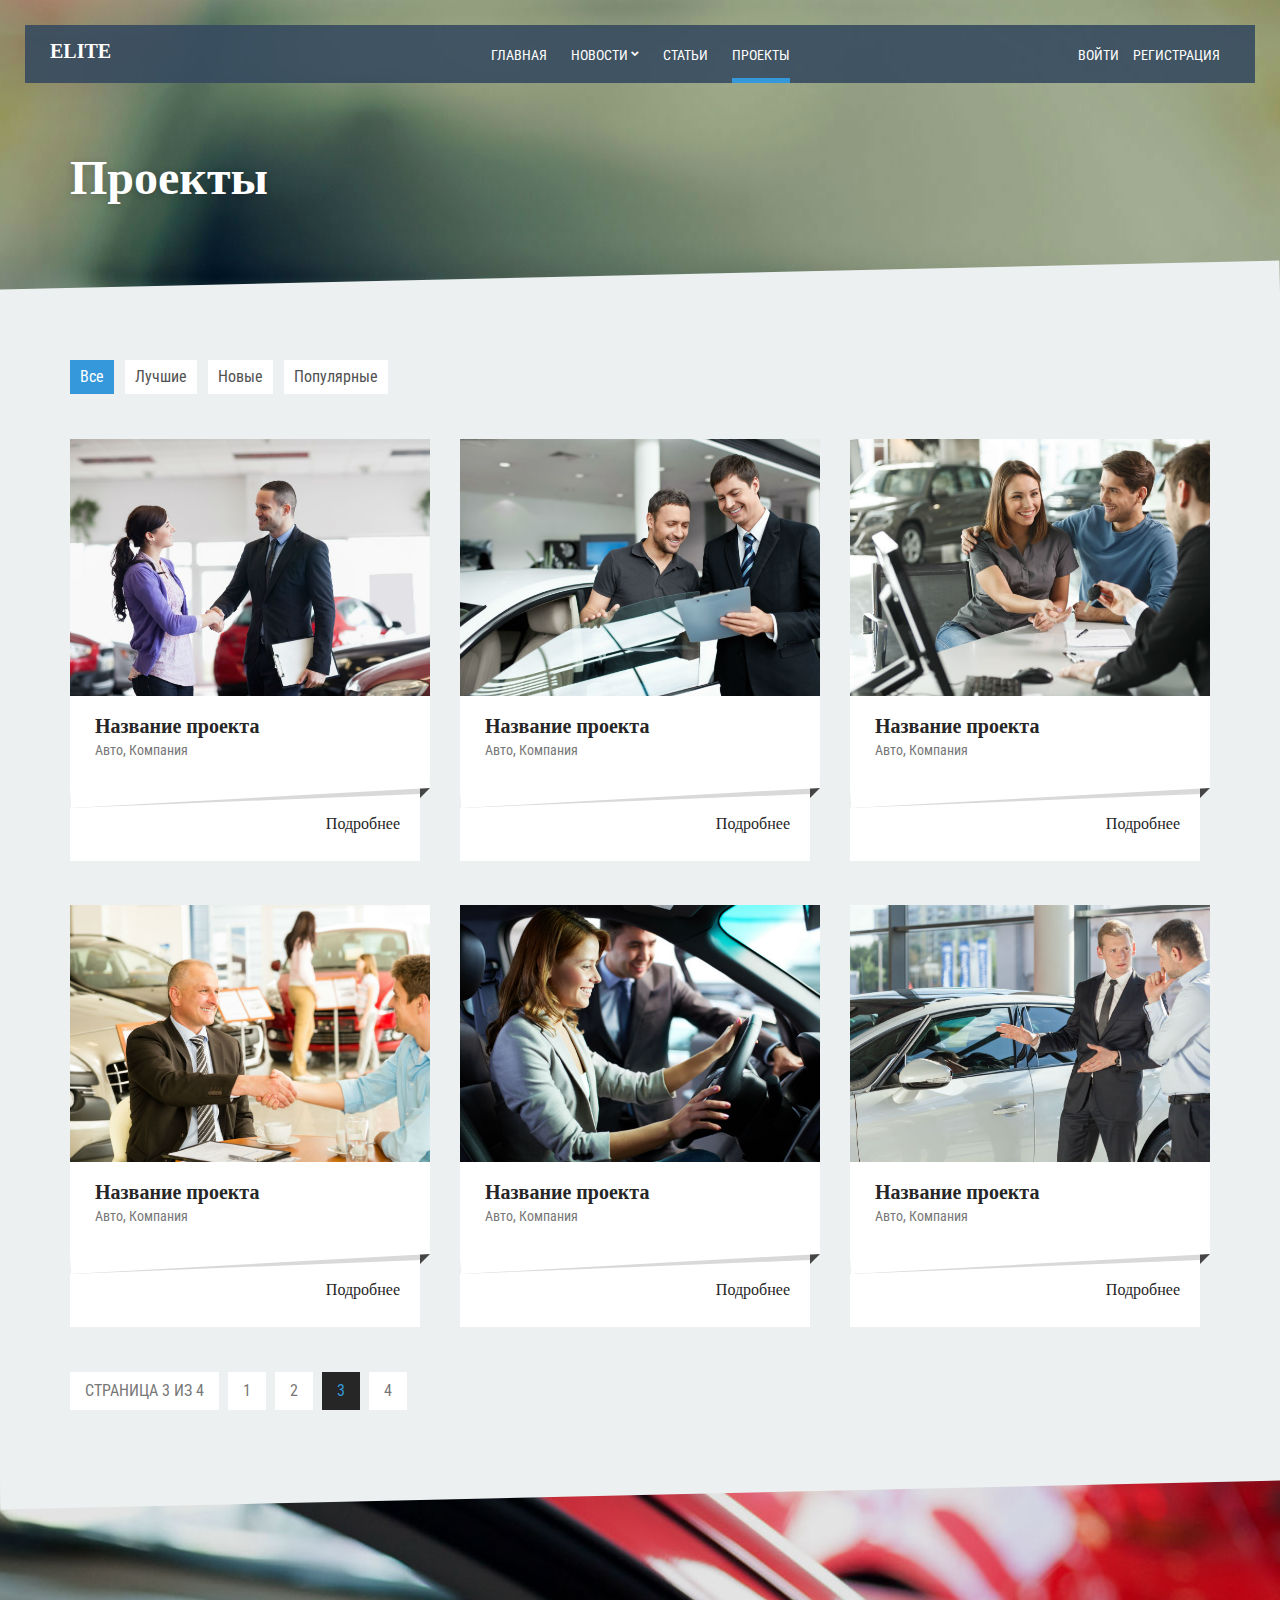
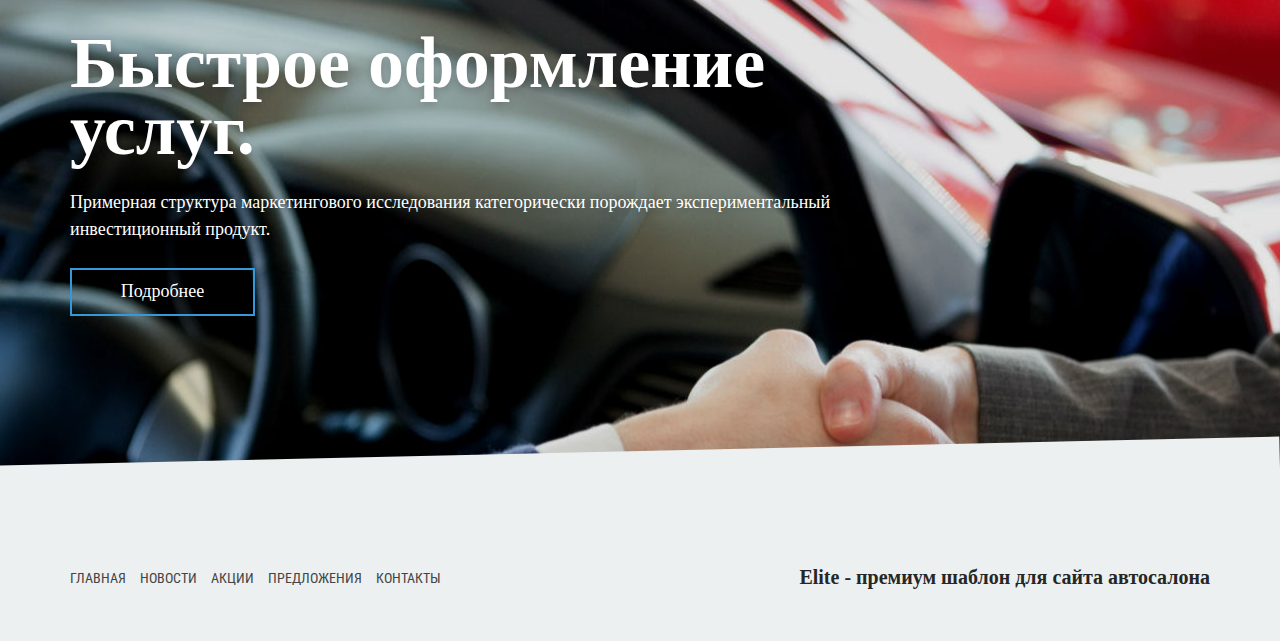
<file: portfolio.html>
<!doctype html>
<html lang="ru">
<head>

	<meta charset="utf-8">
	<title>Elite - премиум шаблон для сайта автосалона</title>
	<meta name="viewport" content="width=device-width, initial-scale=1">

	<link href='https://fonts.googleapis.com/css?family=Roboto+Condensed&subset=latin,cyrillic' rel='stylesheet' type='text/css'>
	<link rel="stylesheet" type="text/css" href="css\base.css">
	<link rel="stylesheet" type="text/css" href="css\flexslider.css">
	<link rel="stylesheet" type="text/css" href="css\mmenu.css">
	<link rel="stylesheet" type="text/css" href="css\font-awesome.css">
	<link rel="stylesheet" type="text/css" href="css\mediaelementplayer.css">
	<link rel="stylesheet" type="text/css" href="js\fancybox\jquery.fancybox.css">
	<link rel="stylesheet" type="text/css" href="style.css">
	

</head>
<body>

<div id="page">
	<div id="mobile-bar">
	<a class="menu-trigger" href="#mobilemenu"><i class="fa fa-bars"></i></a>
	<p class="mob-title">Проекты</p>
</div>
	<header class="header">
		<h1 class="site-logo">
			<a href="index.html">Elite</a>
		</h1>

		<nav id="nav">
	<ul id="navigation" class="group">
		<li>
			<a href="index.html">Главная</a>
		</li>
		<li>
			<a href="blog.html">Новости</a>
			<ul>
				<li><a href="#">Категория #1</a></li>
				<li><a href="#">Категория #2</a></li>
				<li><a href="#">Категория #3</a></li>
				<li><a href="#">Категория #4</a></li>
				<li><a href="#">Категория #5</a></li>
			</ul>
		</li>
		<li>
			<a href="single.html">Статьи</a>
		</li>
		<li class="current-menu-ancestor">
			<a href="portfolio.html">Проекты</a>
		</li>
	</ul><!-- #navigation -->
</nav><!-- #nav -->

<div id="mobilemenu"></div>
		<div class="head-side">
			<ul class="nav-list">
				<li><a href="#">Войти</a></li>
				<li><a href="#">Регистрация</a></li>
			</ul>
		</div>
	</header>
	<div class="page-hero" style="background-image: url(images/demo/hero.jpg);">
		<div class="container">
			<div class="row">
				<div class="col-xs-12">
					<h1 class="page-title">Проекты</h1>
				</div>
			</div>
		</div>
	</div>

	<main class="main" role="main">
		<div class="container">
			<div class="row">
				<div class="col-xs-12">
					<ul class="filters-nav">
						<li><a href="#filter" class="selected" data-filter="*">Все</a></li>
						<li><a href="#filter" data-filter=".freebies">Лучшие</a></li>
						<li><a href="#filter" data-filter=".icons">Новые</a></li>
						<li><a href="#filter" data-filter=".illustrations">Популярные</a></li>
					</ul>

					<div class="row item-list">
						<div class="col-md-4 col-sm-6 col-xs-12 freebies">
							<div class="item">
	<figure class="item-thumb">
		<a href="single.html"><img src="images\demo\portfolio01.jpg" alt=""></a>
	</figure>

	<div class="item-content">
		<div class="item-content-wrap">
			<div class="item-fold">
				<p class="item-title"><a href="single.html">Название проекта</a></p>
				<p class="item-subtitle">
					<a href="">Авто</a>,
					<a href="">Компания</a>
				</p>

			</div>
		</div>

		<div class="item-meta">
			<a class="item-more" href="single.html">Подробнее</a>
		</div>
	</div>
</div>						</div>
						<div class="col-md-4 col-sm-6 col-xs-12 icons">
							<div class="item">
	<figure class="item-thumb">
		<a href="single.html"><img src="images\demo\portfolio02.jpg" alt=""></a>
	</figure>

	<div class="item-content">
		<div class="item-content-wrap">
			<div class="item-fold">
				<p class="item-title"><a href="single.html">Название проекта</a></p>
				<p class="item-subtitle">
					<a href="">Авто</a>,
					<a href="">Компания</a>
				</p>

			</div>
		</div>

		<div class="item-meta">
			<a class="item-more" href="single.html">Подробнее</a>
		</div>
	</div>
</div>						</div>
						<div class="col-md-4 col-sm-6 col-xs-12 illustrations">
							<div class="item">
	<figure class="item-thumb">
		<a href="single.html"><img src="images\demo\portfolio03.jpg" alt=""></a>
	</figure>

	<div class="item-content">
		<div class="item-content-wrap">
			<div class="item-fold">
				<p class="item-title"><a href="single.html">Название проекта</a></p>
				<p class="item-subtitle">
					<a href="">Авто</a>,
					<a href="">Компания</a>
				</p>

			</div>
		</div>

		<div class="item-meta">
			<a class="item-more" href="single.html">Подробнее</a>
		</div>
	</div>
</div>						</div>
						<div class="col-md-4 col-sm-6 col-xs-12 icons freebies">
							<div class="item">
	<figure class="item-thumb">
		<a href="single.html"><img src="images\demo\portfolio04.jpg" alt=""></a>
	</figure>

	<div class="item-content">
		<div class="item-content-wrap">
			<div class="item-fold">
				<p class="item-title"><a href="single.html">Название проекта</a></p>
				<p class="item-subtitle">
					<a href="">Авто</a>,
					<a href="">Компания</a>
				</p>

			</div>
		</div>

		<div class="item-meta">
			<a class="item-more" href="single.html">Подробнее</a>
		</div>
	</div>
</div>						</div>
						<div class="col-md-4 col-sm-6 col-xs-12 illustrations">
							<div class="item">
	<figure class="item-thumb">
		<a href="single.html"><img src="images\demo\portfolio05.jpg" alt=""></a>
	</figure>

	<div class="item-content">
		<div class="item-content-wrap">
			<div class="item-fold">
				<p class="item-title"><a href="single.html">Название проекта</a></p>
				<p class="item-subtitle">
					<a href="">Авто</a>,
					<a href="">Компания</a>
				</p>

			</div>
		</div>

		<div class="item-meta">
			<a class="item-more" href="single.html">Подробнее</a>
		</div>
	</div>
</div>						</div>
						<div class="col-md-4 col-sm-6 col-xs-12 freebies">
							<div class="item">
	<figure class="item-thumb">
		<a href="single.html"><img src="images\demo\portfolio06.jpg" alt=""></a>
	</figure>

	<div class="item-content">
		<div class="item-content-wrap">
			<div class="item-fold">
				<p class="item-title"><a href="single.html">Название проекта</a></p>
				<p class="item-subtitle">
					<a href="">Авто</a>,
					<a href="">Компания</a>
				</p>

			</div>
		</div>

		<div class="item-meta">
			<a class="item-more" href="single.html">Подробнее</a>
		</div>
	</div>
</div>						</div>
					</div>

					<div id="paging">
	<span>Страница 3 из 4</span>
	<a href="">1</a>
	<a href="">2</a>
	<span class="current">3</span>
	<a href="">4</a>
</div>				</div>
			</div>
		</div>
	</main>

	<section class="widget_ci-hero widget">
			<div class="widget-wrap parallax left" style="color: #fff; background: url(images/demo/parallax1.jpg) top center;" data-speed="10">
				<div class="container">
	<div class="row">
		<div class="col-md-9 col-sm-11 col-xs-12">
			<h1 class="ci-hero-title">Быстрое оформление услуг.</h1>
			<p class="ci-hero-subtitle">Примерная структура маркетингового исследования категорически порождает экспериментальный инвестиционный продукт.</p>

			<a class="btn transparent" href="">Подробнее</a>
		</div>
	</div>
</div>			</div>
		</section>
	</div>

	<footer class="footer">
		<div class="container">
			<div class="row">
				<div class="col-sm-7">
					<ul class="nav-list">
						<li><a href="">Главная</a></li>
						<li><a href="">Новости</a></li>
						<li><a href="">Акции</a></li>
						<li><a href="">Предложения</a></li>
						<li><a href="">Контакты</a></li>
					</ul>
				</div>

				<div class="col-sm-5">
					<span class="copy-right">
						<a href="#" title="Business Site Templates">Elite - премиум шаблон для сайта автосалона</a>
					</span>
				</div>
			</div>
		</div>
	</footer>

</div> <!-- #page -->

<!-- Javascript
================================================== -->
<script src="js\jquery-1.10.1.min.js"></script>
<script src="js\superfish.js"></script>
<script src="js\jquery.mmenu.min.all.js"></script>
<script src="js\jquery.flexslider.js"></script>
<script src="js\jquery.fitvids.js"></script>
<script src="js\fancybox\jquery.fancybox.pack.js"></script>
<script src="js\mediaelement\froogaloop.js"></script>
<script src="js\mediaelement\mediaelement-and-player.js"></script>
<script src="js\jquery.isotope.js"></script>
<script src="js\jquery.matchHeight-min.js"></script>
<script src="js\scripts.js"></script>

</body>
</html>
</file>
<file: style.css>
body {
  line-height: 1.5;
  font-size: 16px;
  color: #525252;
  font-family: "Roboto Condensed", sans-serif;
  background-color: #E9E9E9;
  -webkit-font-smoothing: antialiased;
  -moz-osx-font-smoothing: grayscale;
}

h1, h2, h3, h4, h5, h6 {
  line-height: normal;
  margin: 0 0 15px 0;
  -ms-word-wrap: break-word;
  word-wrap: break-word;
  font-family: "Playfair Display", serif;
  color: #262626;
  font-weight: 900;
  -moz-font-feature-settings: "lnum" 1;
  -moz-font-feature-settings: "lnum=1";
  -ms-font-feature-settings: "lnum" 1;
  -o-font-feature-settings: "lnum" 1;
  -webkit-font-feature-settings: "lnum" 1;
  font-feature-settings: "lnum" 1;
}

h1 {
  font-size: 48px;
}

h2 {
  font-size: 16px;
}

h3 {
  font-size: 30px;
}

h4 {
  font-size: 24px;
}

h5 {
  font-size: 20px;
}

h6 {
  font-size: 16px;
}

p {
  margin: 0 0 15px 0;
}

img {
  display: inline-block;
  vertical-align: middle;
  max-width: 100%;
  height: auto;
}

a {
  transition: color 0.18s ease, background-color 0.18s ease, border-color 0.18s ease;
  outline: none;
  color: #3498DB;
  text-decoration: none;
}
a:hover, a:focus {
  color: #fff;
  outline: none;
  text-decoration: none;
}
a:active {
  outline: none;
}

.group:before, .group:after {
  content: " ";
  /* 1 */
  display: table;
  /* 2 */
}
.group:after {
  clear: both;
}

/* General Element Styling
=================================== */
/* Reset figure margin from normalize.css */
figure {
  margin: 0;
}

/* Lists */
ul, ol {
  padding-left: 20px;
}

ul {
  list-style: disc;
}

ol {
  list-style: decimal;
}

dl {
  margin: 0 0 20px;
}

dt {
  font-weight: bold;
}

dd {
  margin: 0 0 15px;
}

/* Blockquotes */
blockquote {
  margin: 20px 0;
  padding-left: 15px;
  border-left: 3px solid #ccc;
  font-size: 17px;
  font-weight: 300;
}
blockquote cite {
  display: block;
  font-weight: bold;
  font-style: italic;
  margin: 10px 0 0;
  color: rgba(82, 82, 82, 0.8);
  font-size: 14px;
}

/* Tables */
table {
  border-collapse: separate;
  border-spacing: 0;
  width: 100%;
}

.entry-content table {
  border-width: 1px 0 0 1px;
  margin-bottom: 24px;
}
.entry-content th:first-child,
.entry-content td:first-child {
  padding-left: 0;
}
.entry-content th,
.entry-content td {
  border-bottom: 1px solid rgba(0, 0, 0, 0.1);
}
.entry-content caption,
.entry-content th,
.entry-content td {
  font-weight: normal;
  text-align: left;
  padding: 5px;
  vertical-align: middle;
}
.entry-content th {
  border-width: 0 1px 1px 0;
  font-weight: bold;
  text-transform: uppercase;
  font-size: 85%;
}
.entry-content td {
  border-width: 0 1px 1px 0;
}

/* Code */
code, kbd, tt, var, samp, pre {
  font-family: monospace, serif;
  -webkit-hyphens: none;
  -moz-hyphens: none;
  -ms-hyphens: none;
  hyphens: none;
  font-style: normal;
}

pre {
  padding: 15px;
  border: 1px solid rgba(0, 0, 0, 0.1);
}

/* Various */
address {
  margin: 0 0 15px;
}

.sr-only,
.screen-reader-text {
  position: absolute;
  width: 1px;
  height: 1px;
  margin: -1px;
  padding: 0;
  overflow: hidden;
  clip: rect(0, 0, 0, 0);
  border: 0;
}

/* Embeds and iframes
=================================== */
embed,
iframe,
object,
video,
audio {
  margin-bottom: 15px;
  max-width: 100%;
}

p > embed,
p > iframe,
p > object,
p > audio,
span > embed,
span > iframe,
span > object,
span > audio {
  margin-bottom: 0;
}

#map * {
  max-width: none !important;
}

/* General Form Styling
=================================== */
label {
  display: block;
  margin: 0 0 2px;
  font-weight: normal;
}

input,
textarea {
  display: inline-block;
  font-size: inherit;
  width: 100%;
  max-width: 100%;
  height: 50px;
  padding: 10px 12px;
  line-height: normal;
  border: 1px solid transparent;
  background-color: #FFF;
  background-image: none;
  border-radius: 0;
  transition: all 0.18s ease;
  box-shadow: inset 2px 3px 0 0 transparent;
}
input:hover,
textarea:hover {
  border-color: #3498DB;
}
input:focus,
textarea:focus {
  outline: none;
  border-color: #3498DB;
  box-shadow: inset 2px 3px 0 0 rgba(0, 0, 0, 0.05);
}
@media (max-width: 767px) {
  input,
  textarea {
    width: 100%;
  }
}

input[type="search"] {
  /* Restoring box-sizing */
  -moz-box-sizing: border-box;
  -webkit-box-sizing: border-box;
  box-sizing: border-box;
}

textarea {
  height: auto;
}

select {
  max-width: 100%;
}

input[type="checkbox"],
input[type="radio"] {
  margin: 4px 0 0;
  margin-top: 1px \9;
  line-height: normal;
  width: auto;
  height: auto;
}

fieldset {
  margin: 0 0 15px;
  padding: 0;
  border: none;
  min-width: 0;
}

/* Placeholder text color */
::-webkit-input-placeholder {
  color: rgba(82, 82, 82, 0.5);
  font-weight: normal;
  opacity: 1;
}

:-moz-placeholder {
  color: rgba(82, 82, 82, 0.5);
  font-weight: normal;
  opacity: 1;
}

::-moz-placeholder {
  color: rgba(82, 82, 82, 0.5);
  font-weight: normal;
  opacity: 1;
}

:-ms-input-placeholder {
  color: rgba(82, 82, 82, 0.5);
  font-weight: normal;
  opacity: 1;
}

/* Buttons
=================================== */
.btn, .comment-reply-link,
input[type="button"],
input[type="submit"],
input[type="reset"],
button {
  display: inline-block;
  font-weight: normal;
  margin: 0;
  width: auto;
  height: auto;
  line-height: normal;
  box-shadow: none;
  border-radius: 0;
  text-align: center;
  vertical-align: middle;
  cursor: pointer;
  background-image: none;
  white-space: nowrap;
  background-color: #3498DB;
  border: 2px solid #3498DB;
  font-family: "Playfair Display", serif;
  font-size: 18px;
  color: #FFF;
  transition: 0.18s background-color ease, color 0.18s ease,  0.18s border-color ease;
  -webkit-user-select: none;
  -moz-user-select: none;
  user-select: none;
  min-width: 185px;
  padding: 11px 20px 12px;
}
.btn:active, .comment-reply-link:active,
input[type="button"]:active,
input[type="submit"]:active,
input[type="reset"]:active,
button:active {
  outline: none;
}
.btn:hover, .comment-reply-link:hover,
input[type="button"]:hover,
input[type="submit"]:hover,
input[type="reset"]:hover,
button:hover {
  background-color: #e6bb4a;
  border-color: #e6bb4a;
  color: #FFF;
  text-decoration: none;
}
.btn:focus, .comment-reply-link:focus,
input[type="button"]:focus,
input[type="submit"]:focus,
input[type="reset"]:focus,
button:focus {
  outline: none;
}
.btn.transparent, .transparent.comment-reply-link,
input[type="button"].transparent,
input[type="submit"].transparent,
input[type="reset"].transparent,
button.transparent {
  background-color: transparent;
}
.btn.transparent:hover, .transparent.comment-reply-link:hover,
input[type="button"].transparent:hover,
input[type="submit"].transparent:hover,
input[type="reset"].transparent:hover,
button.transparent:hover {
  background-color: #e6bb4a;
}

/* Flexslider Overrides
=================================== */
.flexslider {
  margin: 0;
  padding: 0;
  box-shadow: none;
  border-radius: 0;
  border: 0;
}
.flexslider.loading:before {
  width: 40px;
  height: 40px;
  background-color: #FFF;
  border-radius: 100%;
  -webkit-animation: scaleout 1.0s infinite ease-in-out;
  animation: scaleout 1.0s infinite ease-in-out;
  content: "";
  position: absolute;
  right: 20px;
  top: 20px;
  z-index: 1000;
}
.flexslider .slides li:after {
  content: " ";
  position: absolute;
  top: 0;
  left: 0;
  z-index: -1000;
}

@-webkit-keyframes scaleout {
  0% {
    -webkit-transform: scale(0);
  }
  100% {
    -webkit-transform: scale(1);
    opacity: 0;
  }
}
@keyframes scaleout {
  0% {
    transform: scale(0);
    -webkit-transform: scale(0);
  }
  100% {
    transform: scale(1);
    -webkit-transform: scale(1);
    opacity: 0;
  }
}
.flex-direction-nav a {
  width: 40px;
  height: 40px;
  top: 50%;
  margin: -20px 0 0 0;
  opacity: 0.7;
  color: #FFF;
  line-height: normal;
}
.flex-direction-nav a:hover {
  color: #FFF;
  opacity: 1;
}
.flex-direction-nav a:before {
  font-family: FontAwesome;
  content: '\f053';
  font-size: 34px;
}
.flex-direction-nav a.flex-next:before {
  content: '\f054';
}
.flex-direction-nav a.flex-next {
  right: 10px;
}
.flex-direction-nav a.flex-prev {
  left: 10px;
}

.flex-control-paging li {
  margin: 0 3px;
}
.flex-control-paging li a {
  border: none;
  background: transparent;
  box-shadow: none;
  border-radius: 2px;
}

.flex-control-paging li a {
  background: #f6f6f6;
  background: rgba(255, 255, 255, 0.6);
}
.flex-control-paging li a.flex-active, .flex-control-paging li a:hover {
  background: #FFF;
}

.flexslider .slides > li:first-child {
  display: block;
  /* Display flexslider's first item no matter if its loading or not */
  -webkit-backface-visibility: visible;
}

.flexslider.loading .slides > li:first-child {
  opacity: 1 !important;
  /* Remove the fade in/out animation when the slider loads */
}

/* -----------------------------------------
	02. Main Navigation
----------------------------------------- */
#nav {
  width: 60%;
  margin: 0 auto;
}

#nav ul {
  margin: 0;
  padding: 0;
  list-style: none;
}

#navigation {
  text-align: center;
  display: block;
}
#navigation:before, #navigation:after {
  content: " ";
  /* 1 */
  display: table;
  /* 2 */
}
#navigation:after {
  clear: both;
}
#navigation li {
  position: relative;
  z-index: 100;
}
#navigation > li {
  display: inline-block;
}
#navigation ul {
  position: absolute;
  z-index: 300;
  top: -999em;
}
#navigation li:hover > ul,
#navigation .sfHover > ul {
  top: auto;
  left: 10px;
}
#navigation li li:hover > ul,
#navigation li .sfHover > ul {
  top: 0;
  left: 100%;
}
#navigation li li li:hover > ul,
#navigation li li .sfHover > ul {
  top: 0;
  left: 100%;
}
#navigation a, #navigation #navigation a:visited {
  display: block;
  white-space: nowrap;
}
#navigation li li {
  text-align: left;
}
#navigation a {
  padding: 10px 15px;
  color: #777777;
  text-transform: uppercase;
  font-size: 14px;
  line-height: normal;
  /* Global Menu Link Styles */
}
#navigation a:hover,
#navigation .sfHover > a {
  text-decoration: none;
  color: #262626;
  /* First Level & Global Menu Link Hover Styles */
}
#navigation > li > a {
  padding: 22px 0 15px;
  margin: 0 10px;
  border-bottom: 5px solid transparent;
  /* First Level Menu Link Styles */
}
#navigation > li ul a {
  /* All Other Menu Level Link Styles */
}
#navigation > li ul a:hover,
#navigation > li ul .sfHover > a {
  /* All Other Level Menu Link Hover Styles */
}
#navigation > li > a:hover,
#navigation > li.sfHover > a,
#navigation > li.sfHover > a:active,
#navigation > li.current_page_item > a,
#navigation > li.current-menu-item > a,
#navigation > li.current-menu-ancestor > a,
#navigation > li.current-menu-parent > a,
#navigation > li.current > a {
  border-bottom-color: #3498DB;
  /* WordPress First Level Current/Ancestor Hover Page Styles */
}
#navigation ul {
  padding: 5px 0;
  background-color: #34495E;
  min-width: 200px;
  /* All Lower Level Menu Container Styles */
}
#navigation a.sf-with-ul {
  padding-right: 11px;
  position: relative;
  /* Styling for navigation arrows  ---------- */
}
#navigation.sf-arrows .sf-with-ul:after {
  content: '\f078';
  font-family: FontAwesome;
  position: absolute;
  top: 50%;
  right: 0;
  margin-top: -3px;
  font-size: 8px;
  font-weight: normal;
}
#navigation.sf-arrows ul .sf-with-ul:after {
  right: 8px;
  content: "\f054";
  margin-top: -2px;
  /* Styling for right facing arrows  ---------- */
}

/* -----------------------------------------
	03. Header
----------------------------------------- */
.header {
  background-color: rgba(52, 73, 94, 0.88);
  padding: 0 25px;
  top: 25px;
  left: 25px;
  right: 25px;
  position: absolute;
  z-index: 50;
}
.header:before, .header:after {
  content: " ";
  /* 1 */
  display: table;
  /* 2 */
}
.header:after {
  clear: both;
}

.site-logo {
  margin: 15px 0 0;
  padding: 0;
  text-transform: uppercase;
  font-size: 20px;
  line-height: normal;
  float: left;
}
.site-logo a, .site-logo a:hover {
  color: #fff;
}
.site-logo img {
  max-height: 70px;
  width: auto;
  margin: 0 0 15px;
}

.head-side {
  position: absolute;
  right: 25px;
  top: 18px;
}

.head-cart {
  display: inline-block;
  position: relative;
  top: 2px;
}
.head-cart i {
  color: #777777;
  font-size: 22px;
}
.head-cart .cart-count {
  position: absolute;
  right: -10px;
  bottom: -3px;
  background-color: #262626;
  border-radius: 50%;
  color: #FFF;
  font-size: 11px;
  letter-spacing: -0.05em;
  width: 17px;
  height: 17px;
  padding: 0;
  margin: 0;
  line-height: 13px;
  text-align: center;
  border: 2px solid #FFF;
}

/* -----------------------------------------
	04. Modules
----------------------------------------- */
.main {
  padding: 60px 0;
}

/* Page Heros
========================================= */
.page-hero {
  height: 300px;
  padding-top: 150px;
  position: relative;
  background-position: top center;
  background-repeat: no-repeat;
  overflow: hidden;
}
.page-hero:after {
  content: "";
  width: 100%;
  height: 50px;
  background-color: #E9E9E9;
  position: absolute;
  bottom: -25px;
  left: 0;
  -moz-transform: rotate(-1.3deg);
  -ms-transform: rotate(-1.3deg);
  -webkit-transform: rotate(-1.3deg);
  transform: rotate(-1.3deg);
}

.page-title {
  font-size: 48px;
  color: #FFF;
  text-shadow: 0 2px 8px rgba(0, 0, 0, 0.2);
}

/* Simple Nav List
========================================= */
.nav-list {
  list-style: none;
  margin: 0;
  padding: 0;
  display: inline-block;
}
.nav-list li {
  display: inline-block;
  margin-right: 10px;
  font-size: 14px;
  color: #777777;
  text-transform: uppercase;
}
.nav-list li a {
  color: #777777;
  border-bottom: 2px solid transparent;
}
.nav-list li a:hover {
  color: #262626;
  border-bottom-color: #3498DB;
}

/* Homepage Slider
========================================= */
.home-slider {
  background: transparent;
  margin: -50px 0 50px;
}
.home-slider .ci-video {
  position: absolute;
  width: 100%;
  top: 0;
  left: 0;
}
.home-slider .slides li {
  height: 850px;
  background-size: cover;
  background-position: top center;
  overflow: hidden;
}
.home-slider .slides li:before {
  content: "";
  width: 100%;
  height: 50px;
  background-color: #E9E9E9;
  position: absolute;
  left: 0;
  bottom: -25px;
  -moz-transform: rotate(-1.3deg);
  -ms-transform: rotate(-1.3deg);
  -webkit-transform: rotate(-1.3deg);
  transform: rotate(-1.3deg);
}

.home-slider .flex-control-nav,
.portfolio-slider .flex-control-nav {
  z-index: 10;
  bottom: 120px;
  left: 35px;
  width: auto;
  display: none;
}

.portfolio-slider .flex-control-nav {
  display: block;
  bottom: 20px;
}

.slide-content {
  padding-top: 450px;
  position: relative;
  z-index: 1;
}

.slide-title {
  color: #FFF;
  font-size: 30px;
  line-height: 0.83333;
  font-weight: 900;
  margin: 200px;
  font-family: "Playfair Display", serif;
  text-shadow: 0 2px 8px rgba(0, 0, 0, 0.2);
  
}
.slide-title > span {
  color: #3498DB;
}

.ci-video {
  max-height: 100%;
}

.hero-video {
  height: 850px;
  margin: 0 0 60px;
}

.hero-video .mejs-controls, .ci-video .mejs-controls {
  display: none !important;
}

/* Item Styling
========================================= */
/* Default Global Item Style */
.item {
  width: calc( 100% - 10px );
  background-color: #FFF;
  margin: 0 0 45px;
  position: relative;
}
.item.cpt_service {
  margin-top: 35px;
}
.item.cpt_service .item-fold {
  padding-top: 45px;
}

.item-thumb {
  margin-right: -10px;
  position: relative;
}
.item-thumb img {
  width: 100%;
}
.item-thumb .price {
  position: absolute;
  top: 20px;
  left: 0;
  color: #262626;
  background-color: #FFF;
  font-family: "Playfair Display", serif;
  font-size: 14px;
  font-weight: 900;
  padding: 5px 10px;
  -moz-font-feature-settings: "lnum" 1;
  -moz-font-feature-settings: "lnum=1";
  -ms-font-feature-settings: "lnum" 1;
  -o-font-feature-settings: "lnum" 1;
  -webkit-font-feature-settings: "lnum" 1;
  font-feature-settings: "lnum" 1;
}
.item-thumb .price ins {
  text-decoration: none;
}
.item-thumb .onsale {
  position: absolute;
  top: 20px;
  right: 0;
  color: #262626;
  background-color: #FFF;
  font-family: "Playfair Display", serif;
  font-size: 14px;
  font-weight: 900;
  padding: 5px 10px;
  text-transform: uppercase;
}

.item-icon {
  position: absolute;
  font-size: 44px;
  line-height: 80px;
  z-index: 10;
  border-radius: 50%;
  width: 76px;
  height: 76px;
  background-color: #E9E9E9;
  text-align: center;
  top: -55px;
  left: 20px;
}

.item-content-wrap {
  margin-right: -10px;
  position: relative;
}
.item-content-wrap:after {
  content: "";
  position: absolute;
  height: 0;
  width: 0;
  border: 10px solid transparent;
  border-left-color: #454545;
  right: -10px;
  bottom: -21px;
  z-index: 2;
}

.item-fold {
  padding: 17px 30px 1px 25px;
  margin: 0 0 25px 0;
  background-color: #FFF;
  position: relative;
}
.item-fold:after, .item-fold:before {
  content: "";
  background-color: #FFF;
  width: 100%;
  transform: rotate(-3.2deg);
  position: absolute;
  bottom: -21px;
  left: 0;
  z-index: 3;
}
.item-fold:after {
  height: 20px;
}
.item-fold:before {
  height: 15px;
  background-color: #D9D9D9;
  bottom: -24px;
  transform: rotate(-2.3deg);
  z-index: 1;
  width: 99%;
  width: calc( 100% - 10px );
}

.item-title {
  font-family: "Playfair Display", serif;
  font-weight: 700;
  font-size: 20px;
  line-height: 1.32;
  margin: 0 0 10px;
}
.item-title a {
  color: #262626;
  border-bottom: 2px solid transparent;
}
.item-title a:hover {
  border-bottom: 3px solid #3498DB;
}

.item-subtitle {
  color: #777777;
  font-size: 14px;
  margin: -10px 0 15px;
}
.item-subtitle a {
  color: #777777;
  border-bottom: 2px solid transparent;
}
.item-subtitle a:hover {
  color: #262626;
  border-bottom-color: #3498DB;
}

.item-excerpt {
  font-size: 14px;
  line-height: 1.571428571;
  color: #777777;
  position: relative;
  z-index: 20;
}

.item-meta {
  text-align: right;
  padding: 10px 20px 25px 0;
}

.item-more {
  font-family: "Playfair Display", serif;
  color: #262626;
  font-size: 16px;
  border-bottom: 2px solid transparent;
}
.item-more:hover {
  border-bottom-color: #3498DB;
  color: initial;
}

.member-social {
  display: inline-block;
  color: #FFF;
  background-color: #262626;
  border-radius: 4px;
  width: 22px;
  height: 22px;
  text-align: center;
  line-height: 22px;
  margin: 0 1px;
}
.member-social:hover {
  color: #FFF;
  background-color: #3498DB;
}

/* Entry Styles
========================================= */
.entry {
  margin: 0 0 70px;
}
.entry:only-of-type {
  margin: 0;
}

.entry-title {
  line-height: 1;
  padding: 0;
  margin: 0 0 30px;
}
.entry-title a {
  color: #262626;
  border-bottom: 4px solid transparent;
}
.entry-title a:hover {
  color: #262626;
  border-bottom-color: #3498DB;
}

.entry-time {
  font-size: 12px;
  color: #777777;
  margin: 0 0 3px;
  display: block;
  text-transform: uppercase;
  letter-spacing: 0.1em;
}

.entry-meta {
  margin: -18px 0 35px;
}

.entry-categories a {
  display: inline-block;
  font-size: 12px;
  text-transform: uppercase;
  letter-spacing: 0.1em;
  color: #777777;
  background-color: #FFF;
  padding: 1px 11px;
}
.entry-categories a:hover {
  color: #3498DB;
  background-color: #262626;
}

.entry-thumb {
  margin: 0 0 30px;
}
.entry-thumb img {
  border: 10px solid #FFF;
}
.entry-thumb.image-list > a {
  display: block;
  margin-bottom: 30px;
}
.entry-thumb.image-list > a:last-child {
  margin-bottom: 0;
}

.entry-content {
  margin: 0 0 20px;
}
.entry-content:before, .entry-content:after {
  content: " ";
  /* 1 */
  display: table;
  /* 2 */
}
.entry-content:after {
  clear: both;
}
.entry-content a {
  color: #525252;
  border-bottom: 3px solid #3498DB;
}
.entry-content a:hover {
  border-bottom-color: #525252;
}
.entry-content blockquote {
  border-left: 3px double #ACACAC;
  font-family: "Playfair Display", serif;
  font-size: 30px;
  font-style: italic;
  line-height: 1.3;
  margin: 30px 0;
}

.related {
  margin-top: 70px;
}

/* Isotope Filters
========================================= */
.filters-nav {
  list-style: none;
  padding: 0;
  margin: 0 0 40px;
}
.filters-nav:before, .filters-nav:after {
  content: " ";
  /* 1 */
  display: table;
  /* 2 */
}
.filters-nav:after {
  clear: both;
}
.filters-nav li {
  display: inline-block;
}
.filters-nav li a {
  margin: 0 7px 5px 0;
  display: inline-block;
  padding: 5px 10px;
  color: #525252;
  background-color: #FFF;
}
.filters-nav li a.selected, .filters-nav li a:hover {
  background-color: #262626;
  color: #3498DB;
}

/* Pagination
========================================= */
#paging > span,
#paging a {
  display: inline-block;
  background-color: #FFF;
  color: #777777;
  padding: 7px 15px;
  text-transform: uppercase;
  margin: 0 5px 0 0;
}
#paging span.current,
#paging a:hover {
  background-color: #262626;
  color: #3498DB;
}

/* Optionally remove all diagonal styling in sections by adding the following class to the body or #page element */
.ci-flat .page-hero:after, .ci-flat .page-hero:before,
.ci-flat .widget_ci-hero .widget-wrap:after,
.ci-flat .widget_ci-hero .widget-wrap:before,
.ci-flat .home-slider .slides li:after,
.ci-flat .home-slider .slides li:before {
  display: none;
  visibility: hidden;
}

/* -----------------------------------------
	05. Footer
----------------------------------------- */
.footer {
  padding: 45px 0;
}

.copy-right {
  display: block;
  position: relative;
  top: -4px;
  text-align: right;
  font-family: "Playfair Display", serif;
  color: #262626;
  font-size: 20px;
}
.copy-right a {
  color: #262626;
  font-weight: 900;
  border-bottom: 3px solid transparent;
}
.copy-right a:hover {
  border-bottom-color: #3498DB;
}

/* -----------------------------------------
   06. Comments
----------------------------------------- */
#comments {
  margin: 40px 0 0;
}

#comment-list {
  margin: 0;
  list-style: none;
  padding: 0;
}
#comment-list ol {
  list-style: none;
}
@media (max-width: 767px) {
  #comment-list ol {
    margin: 0;
    padding: 0;
  }
}
#comment-list .comment-body {
  margin-bottom: 20px;
  padding-top: 20px;
}
#comment-list > .comment:first-child > .comment-body {
  border-top: none;
  padding-top: 0;
}

.post-comments {
  margin: 0 0 45px;
}

.comment-author b {
  text-transform: uppercase;
  font-family: "Playfair Display", serif;
  font-size: 12px;
}
.comment-author .says {
  font-family: "Playfair Display", serif;
  font-style: italic;
}

.comment-author .avatar {
  border: 5px solid #FFF;
  width: 64px;
  height: 64px;
  float: left;
  margin: 0 15px 15px 0;
  overflow: visible;
}
@media (max-width: 767px) {
  .comment-author .avatar {
    display: none;
  }
}

.comment-content {
  overflow: hidden;
  zoom: 1;
  font-size: 14px;
}

.comment-metadata {
  font-size: 12px;
  margin: 0 0 5px;
}
.comment-metadata time {
  color: #777777;
  text-transform: uppercase;
}

.comment-reply-link {
  font-size: 10px;
  padding: 4px 10px;
  min-width: 0;
  text-transform: lowercase;
  margin-left: 80px;
  height: auto;
}
@media (max-width: 767px) {
  .comment-reply-link {
    margin: 0;
  }
}

.bypostauthor > article .fn:before {
  font-family: FontAwesome;
  content: "\f005";
  margin: 0 2px 0 -2px;
  position: relative;
  top: -1px;
  font-size: 11px;
}

#cancel-comment-reply-link {
  font-size: 13px;
  font-weight: normal;
  margin-left: 5px;
}

.form-allowed-tags,
.comment-notes {
  font-size: 12px;
  line-height: 1.5;
  color: rgba(82, 82, 82, 0.8);
}

/* -----------------------------------------
	07. Widgets Styling
----------------------------------------- */
.widget {
  margin: 0 0 45px;
}
.sections .widget {
  margin: 0 0 55px;
}
.sections .widget:last-child {
  margin: 0;
}

.sidebar .widget:last-child {
  margin-bottom: 0;
}

.widget-title {
  font-family: "Roboto Condensed", sans-serif;
  font-weight: bold;
  text-transform: uppercase;
  font-size: 18px;
  border-bottom: 3px double #ACACAC;
  padding: 0 0 18px;
  margin: 0 0 23px;
}

/* Sections & Sectional Widgets
========================================= */
.section-title {
  font-size: 24px;
  font-weight: normal;
  text-transform: uppercase;
  position: relative;
  letter-spacing: 0.2em;
  text-align: center;
  padding: 0 0 20px;
  margin: 0 0 50px;
}
.section-title:after {
  content: "";
  position: absolute;
  width: 40px;
  bottom: 0;
  left: 50%;
  margin-left: -20px;
  border-bottom: 1px solid #ACACAC;
}

/* WIDGET: #CI Hero
========================================= */
.widget_ci-hero {
  position: relative;
  overflow: hidden;
}
.widget_ci-hero .widget-wrap {
  padding: 160px 0;
  background-position: top center;
}
.widget_ci-hero .widget-wrap:after, .widget_ci-hero .widget-wrap:before {
  content: "";
  width: 100%;
  height: 50px;
  background-color: #E9E9E9;
  position: absolute;
  left: 0;
}
.widget_ci-hero .widget-wrap:after {
  bottom: -25px;
}
.widget_ci-hero .widget-wrap:before {
  top: -25px;
}
.widget_ci-hero .widget-wrap.left:after, .widget_ci-hero .widget-wrap.left:before {
  -moz-transform: rotate(-1.3deg);
  -ms-transform: rotate(-1.3deg);
  -webkit-transform: rotate(-1.3deg);
  transform: rotate(-1.3deg);
}
.widget_ci-hero .widget-wrap.right:after, .widget_ci-hero .widget-wrap.right:before {
  -moz-transform: rotate(1.3deg);
  -ms-transform: rotate(1.3deg);
  -webkit-transform: rotate(1.3deg);
  transform: rotate(1.3deg);
}
.widget_ci-hero .btn.transparent, .widget_ci-hero .transparent.comment-reply-link {
  color: inherit;
}

.ci-hero-title {
  font-size: 72px;
  line-height: 0.933333333;
  color: inherit;
  text-shadow: 0 2px 8px rgba(0, 0, 0, 0.2);
}

.ci-hero-subtitle {
  font-family: "Playfair Display", serif;
  font-size: 18px;
  margin: 25px 0;
  text-shadow: 0 2px 8px rgba(0, 0, 0, 0.2);
}

/* WIDGET: #CI Social Engagement Widget
========================================= */
.sections .widget_ci-engage {
  margin-bottom: 90px;
}

.ci-newsletter {
  width: 100%;
  margin: 0;
  position: absolute;
  right: 70%;
  top: 65px;
  
}
.ci-newsletter input[type="email"],
.ci-newsletter input[type="text"] {
  width: 100%;
  background: transparent;
  font-family: "Playfair Display", serif;
  font-style: italic;
  color: #ACACAC;
  border: 1px solid #ACACAC;
  font-size: 20px;
  padding-left: 30px;
  height: 85px;
}
.ci-newsletter .btn, .ci-newsletter .comment-reply-link {
  position: absolute;
  right: 3px;
  top: 3px;
  height: 100%;
  height: calc( 100% - 6px );
  text-transform: uppercase;
  font-size: 18px;
  color: #262626;
  font-weight: 900;
}
.bllok{
  position: relative;

}

.ci-engage-socials{
  position: absolute;
  left: 290%;

  bottom: -90px;
}

  



.ci-engage-socials a {
  display: inline-block;
  font-size: 25px;
  text-align: center;
  width: 80px;
  height: 80px;
  line-height: 78px;
  padding: 0;
  border-radius: 50%;
  margin-right: 8px;
  border: 1px solid #ACACAC;
  color: #262626;
}
.ci-engage-socials a:hover {
  color: #262626;
  border-color: #3498DB;
  background-color: #3498DB;
}
.ci-engage-socials a:last-child {
  margin-right: 0;
}

/* WIDGET: #List Widgets
========================================= */
.widget ul {
  list-style: none;
  margin: 0;
  padding: 0;
}

.widget ul li {
  margin: 7px 0;
  display: block;
}

.widget ul li:last-of-type {
  margin-bottom: 0;
  padding-bottom: 0;
  border-bottom: 0;
}

.widget ul.children li {
  padding-left: 15px;
}

.widget.widget_meta ul,
.widget.widget_pages ul,
.widget.widget_categories ul,
.widget.widget_archive ul,
.widget.widget_layered_nav ul,
.item-nav ul {
  list-style: none;
  margin: 0;
  padding: 0;
}
.widget.widget_meta ul li,
.widget.widget_pages ul li,
.widget.widget_categories ul li,
.widget.widget_archive ul li,
.widget.widget_layered_nav ul li,
.item-nav ul li {
  position: relative;
  margin: 1px 0;
  transition: all 0.18s ease;
}
.widget.widget_meta ul li a,
.widget.widget_pages ul li a,
.widget.widget_categories ul li a,
.widget.widget_archive ul li a,
.widget.widget_layered_nav ul li a,
.item-nav ul li a {
  display: block;
  color: #262626;
  font-size: 14px;
  padding: 6px 0;
  transition: all 0.18s ease;
}
.widget.widget_meta ul li a:hover,
.widget.widget_pages ul li a:hover,
.widget.widget_categories ul li a:hover,
.widget.widget_archive ul li a:hover,
.widget.widget_layered_nav ul li a:hover,
.item-nav ul li a:hover {
  color: #525252;
}
.widget.widget_meta ul li.current-cat > a, .widget.widget_meta ul li.active > a, .widget.widget_meta ul li:hover > a,
.widget.widget_pages ul li.current-cat > a,
.widget.widget_pages ul li.active > a,
.widget.widget_pages ul li:hover > a,
.widget.widget_categories ul li.current-cat > a,
.widget.widget_categories ul li.active > a,
.widget.widget_categories ul li:hover > a,
.widget.widget_archive ul li.current-cat > a,
.widget.widget_archive ul li.active > a,
.widget.widget_archive ul li:hover > a,
.widget.widget_layered_nav ul li.current-cat > a,
.widget.widget_layered_nav ul li.active > a,
.widget.widget_layered_nav ul li:hover > a,
.item-nav ul li.current-cat > a,
.item-nav ul li.active > a,
.item-nav ul li:hover > a {
  padding: 6px 10px;
  background-color: #FFF;
}
.widget.widget_meta ul li.current-cat > small, .widget.widget_meta ul li.active > small, .widget.widget_meta ul li:hover > small,
.widget.widget_pages ul li.current-cat > small,
.widget.widget_pages ul li.active > small,
.widget.widget_pages ul li:hover > small,
.widget.widget_categories ul li.current-cat > small,
.widget.widget_categories ul li.active > small,
.widget.widget_categories ul li:hover > small,
.widget.widget_archive ul li.current-cat > small,
.widget.widget_archive ul li.active > small,
.widget.widget_archive ul li:hover > small,
.widget.widget_layered_nav ul li.current-cat > small,
.widget.widget_layered_nav ul li.active > small,
.widget.widget_layered_nav ul li:hover > small,
.item-nav ul li.current-cat > small,
.item-nav ul li.active > small,
.item-nav ul li:hover > small {
  top: 6px;
  right: 10px;
}
.widget.widget_meta ul li small,
.widget.widget_pages ul li small,
.widget.widget_categories ul li small,
.widget.widget_archive ul li small,
.widget.widget_layered_nav ul li small,
.item-nav ul li small {
  font-size: 14px;
  display: inline-block;
  line-height: inherit;
  position: absolute;
  right: 0;
  top: 6px;
  transition: all 0.18s ease;
}

/* WIDGET: #Testimonial Widget
========================================= */
.testimonials {
  background: none;
  padding-bottom: 20px;
  margin: -10px 0 0;
}
.sections .testimonials {
  margin-bottom: 30px;
}
.testimonials .slides img {
  width: auto;
  text-align: center;
  display: inline-block;
}

.testimonial {
  text-align: center;
  margin: 0;
}
.testimonial blockquote {
  margin: 0;
  padding: 0;
  border: 0;
}
.testimonial blockquote p {
  font-family: "Playfair Display", serif;
  font-style: italic;
  font-size: 24px;
}
.testimonial cite {
  display: block;
  margin: 25px 0 0;
}
.testimonial cite img {
  border-radius: 50%;
  max-width: 130px;
  height: auto;
  border: 5px solid #FFF;
  margin: 0 0 15px;
}
.testimonial cite span {
  display: block;
  text-transform: uppercase;
  color: #262626;
  font-style: normal;
}

/* WIDGET: #Ads125
========================================= */
#ads125,
.ads125 {
  margin: 0;
  padding: 0;
  list-style: none;
}
#ads125 li,
.ads125 li {
  background: none;
  border: none;
  float: left;
  margin: 0 15px 10px 0;
  padding: 0;
  max-width: 125px;
  height: auto;
}

/* WIDGET: #Search
========================================= */
.searchform > div {
  position: relative;
}
.searchform .searchsubmit {
  position: absolute;
  top: 0;
  right: 0;
  height: 100%;
  min-width: 0;
}

/* WIDGET: #Flickr
========================================= */
.flickr_badge_image {
  float: left;
  margin: 0 10px 10px 0;
}
.flickr_badge_image a {
  display: block;
  line-height: 0;
}
.flickr_badge_image img {
  border: 5px solid #FFF;
}

/* WIDGET: #About
========================================= */
.widget_about {
  margin-top: -5px;
}
.widget_about img {
  max-width: 100px;
  height: auto;
}
.widget_about .alignleft {
  float: left;
  margin: 5px 15px 6px 0;
}
.widget_about .alignright {
  float: right;
  margin: 5px 0 6px 15px;
}

/* WIDGET: #Text Widget
========================================= */
.widget_text p:last-child {
  margin-bottom: 0;
}

/* WIDGET: #Twitter
========================================= */
.widget_ci_twitter_widget ul li {
  margin-bottom: 12px;
}
.widget_ci_twitter_widget ul li:first-child {
  padding-top: 0;
}
.widget_ci_twitter_widget .twitter-time {
  display: block;
  font-size: 0.85em;
}

/* WIDGET: #Calendar
================================================== */
#wp-calendar {
  width: 100%;
}
#wp-calendar a {
  font-weight: bold;
  font-style: italic;
}
#wp-calendar caption {
  text-align: left;
  margin-top: 10px;
  background: none repeat scroll 0 0 rgba(0, 0, 0, 0.03);
  padding: 9px;
}
#wp-calendar thead {
  font-size: 10px;
}
#wp-calendar thead th {
  background: rgba(0, 0, 0, 0.1);
  font-weight: bold;
  padding: 8px;
}
#wp-calendar tbody td {
  background: none;
  border: 1px solid rgba(0, 0, 0, 0.1);
  text-align: center;
  padding: 3px;
}
#wp-calendar tbody td:hover {
  background: rgba(0, 0, 0, 0.1);
}
#wp-calendar tbody .pad {
  background: none;
}
#wp-calendar tfoot #next {
  font-size: 10px;
  text-transform: uppercase;
  text-align: right;
}
#wp-calendar tfoot #prev {
  font-size: 10px;
  text-transform: uppercase;
  padding-top: 10px;
}

/* WIDGET: #Social Icons (HTML only)
========================================= */
.social-icon i {
  width: 36px;
  height: 36px;
  line-height: 36px;
  background-color: #333;
  color: #FFF;
  border: 1px solid #333;
  font-size: 24px;
  border-radius: 36px;
  text-align: center;
  display: inline-block;
}

.social-icon:hover i {
  background-color: #575757;
}

/* -----------------------------------------
	08. WordPress Defaults
----------------------------------------- */
/* WordPress Galleries
=================================== */
.gallery {
  margin-left: -5px;
  margin-right: -5px;
  margin-bottom: 15px;
}
.gallery:before, .gallery:after {
  content: " ";
  /* 1 */
  display: table;
  /* 2 */
}
.gallery:after {
  clear: both;
}

.gallery-item {
  margin-bottom: 10px;
}
.gallery-item img {
  width: 100%;
}

.gallery-columns-1 .gallery-item {
  position: relative;
  min-height: 1px;
  padding-left: 5px;
  padding-right: 5px;
  position: relative;
  float: left;
  min-height: 1px;
  padding-left: 5px;
  padding-right: 5px;
  width: 50%;
}
@media (min-width: 768px) {
  .gallery-columns-1 .gallery-item {
    float: left;
    width: 100%;
  }
}

.gallery-columns-2 .gallery-item {
  position: relative;
  min-height: 1px;
  padding-left: 5px;
  padding-right: 5px;
  position: relative;
  float: left;
  min-height: 1px;
  padding-left: 5px;
  padding-right: 5px;
  width: 50%;
}
@media (min-width: 768px) {
  .gallery-columns-2 .gallery-item {
    float: left;
    width: 50%;
  }
}

.gallery-columns-3 .gallery-item {
  position: relative;
  min-height: 1px;
  padding-left: 5px;
  padding-right: 5px;
  position: relative;
  float: left;
  min-height: 1px;
  padding-left: 5px;
  padding-right: 5px;
  width: 50%;
}
@media (min-width: 768px) {
  .gallery-columns-3 .gallery-item {
    float: left;
    width: 33.33333%;
  }
}

.gallery-columns-4 .gallery-item {
  position: relative;
  min-height: 1px;
  padding-left: 5px;
  padding-right: 5px;
  position: relative;
  float: left;
  min-height: 1px;
  padding-left: 5px;
  padding-right: 5px;
  width: 50%;
}
@media (min-width: 768px) {
  .gallery-columns-4 .gallery-item {
    float: left;
    width: 25%;
  }
}

.gallery-columns-5 .gallery-item {
  position: relative;
  min-height: 1px;
  padding-left: 5px;
  padding-right: 5px;
  position: relative;
  float: left;
  min-height: 1px;
  padding-left: 5px;
  padding-right: 5px;
  width: 50%;
}
@media (min-width: 768px) {
  .gallery-columns-5 .gallery-item {
    float: left;
    width: 20%;
  }
}

.gallery-columns-6 .gallery-item {
  position: relative;
  min-height: 1px;
  padding-left: 5px;
  padding-right: 5px;
  position: relative;
  float: left;
  min-height: 1px;
  padding-left: 5px;
  padding-right: 5px;
  width: 50%;
}
@media (min-width: 768px) {
  .gallery-columns-6 .gallery-item {
    float: left;
    width: 16.66667%;
  }
}

.gallery-columns-7 .gallery-item {
  position: relative;
  min-height: 1px;
  padding-left: 5px;
  padding-right: 5px;
  position: relative;
  float: left;
  min-height: 1px;
  padding-left: 5px;
  padding-right: 5px;
  width: 50%;
}
@media (min-width: 768px) {
  .gallery-columns-7 .gallery-item {
    float: left;
    width: 14.28571%;
  }
}

.gallery-columns-8 .gallery-item {
  position: relative;
  min-height: 1px;
  padding-left: 5px;
  padding-right: 5px;
  position: relative;
  float: left;
  min-height: 1px;
  padding-left: 5px;
  padding-right: 5px;
  width: 50%;
}
@media (min-width: 768px) {
  .gallery-columns-8 .gallery-item {
    float: left;
    width: 12.5%;
  }
}

.gallery-columns-9 .gallery-item {
  position: relative;
  min-height: 1px;
  padding-left: 5px;
  padding-right: 5px;
  position: relative;
  float: left;
  min-height: 1px;
  padding-left: 5px;
  padding-right: 5px;
  width: 50%;
}
@media (min-width: 768px) {
  .gallery-columns-9 .gallery-item {
    float: left;
    width: 11.11111%;
  }
}

.gallery-caption {
  background-color: rgba(0, 0, 0, 0.7);
  color: #fff;
  font-size: 12px;
  line-height: 1.5;
  margin: 0 0 0 5px;
  max-height: 50%;
  opacity: 0;
  padding: 6px 8px;
  position: absolute;
  bottom: 0;
  left: 0;
  text-align: left;
  width: calc(100% - 10px);
  transition: opacity 0.18s ease;
}

.gallery-caption:before {
  content: "";
  height: 100%;
  min-height: 49px;
  position: absolute;
  top: 0;
  left: 0;
  width: 100%;
}

.gallery-item:hover .gallery-caption {
  opacity: 1;
}

.gallery-columns-6 .gallery-caption,
.gallery-columns-7 .gallery-caption,
.gallery-columns-8 .gallery-caption,
.gallery-columns-9 .gallery-caption {
  display: none;
}

/* WordPress Classes
=================================== */
/* Alignment */
.alignnone {
  margin: 5px 0 20px 0;
}
p .alignnone {
  margin-bottom: 0;
}

.aligncenter {
  display: block;
  margin: 7px auto 7px auto;
}

.alignright {
  float: right;
  margin: 7px 0 7px 24px;
}

.alignleft {
  float: left;
  margin: 7px 24px 7px 0;
}

/* Captions */
.wp-caption {
  max-width: 100%;
  margin-bottom: 15px;
}

.wp-caption img {
  border: 0 none;
  height: auto;
  margin: 0;
  padding: 0;
  width: auto;
}

.wp-caption .wp-caption-text {
  font-size: 12px;
  line-height: 17px;
  margin: 3px 0 5px;
  padding: 5px 0 0 0;
  text-align: left;
  font-style: italic;
}

/* -----------------------------------------
  09.  MOBILE MENU
----------------------------------------- */
#mobilemenu {
  display: none;
}
@media (max-width: 991px) {
  #mobilemenu {
    display: block;
  }
}

#mobile-bar {
  display: none;
  text-align: center;
  position: fixed;
  top: 0;
  z-index: 1000;
  width: 100%;
  background: #FFF;
  padding: 15px 10px 0 10px;
  height: 48px;
  border-bottom: 1px solid rgba(0, 0, 0, 0.15);
}
@media (max-width: 991px) {
  #mobile-bar {
    display: block;
  }
}

.menu-trigger,
.menu-trigger:focus {
  width: 24px;
  height: 21px;
  background: none;
  cursor: pointer;
  opacity: 0.85;
  margin: 0;
  outline: none;
  position: absolute;
  left: 10px;
  top: 9px;
  color: #333;
  font-size: 30px;
  line-height: 1;
}

.menu-trigger:hover {
  opacity: 0.95;
  color: #333;
}

.menu-trigger:active {
  opacity: 1;
}

.mob-title {
  color: #222;
  font-family: sans-serif;
  font-weight: bold;
  font-size: 14px;
  line-height: 1;
  margin: 0;
  padding: 0;
}

/* -----------------------------------------
	10. External Plugins
----------------------------------------- */
/* -----------------------------------------
	11. Global Mediaqueries
----------------------------------------- */
@media (max-width: 1199px) {
  .col-xs-1, .col-sm-1, .col-md-1, .col-lg-1, .col-xs-2, .col-sm-2, .col-md-2, .col-lg-2, .col-xs-3, .col-sm-3, .col-md-3, .col-lg-3, .col-xs-4, .col-sm-4, .col-md-4, .col-lg-4, .col-xs-5, .col-sm-5, .col-md-5, .col-lg-5, .col-xs-6, .col-sm-6, .col-md-6, .col-lg-6, .col-xs-7, .col-sm-7, .col-md-7, .col-lg-7, .col-xs-8, .col-sm-8, .col-md-8, .col-lg-8, .col-xs-9, .col-sm-9, .col-md-9, .col-lg-9, .col-xs-10, .col-sm-10, .col-md-10, .col-lg-10, .col-xs-11, .col-sm-11, .col-md-11, .col-lg-11, .col-xs-12, .col-sm-12, .col-md-12, .col-lg-12 {
    padding-left: 10px;
    padding-right: 10px;
  }

  .row {
    margin-left: -10px;
    margin-right: -10px;
  }

  .home-slider .slides li {
    height: 700px;
  }

  .hero-video {
    height: 700px;
  }

  .slide-content {
    padding-top: 300px;
  }

  .ci-engage-socials a {
    font-size: 45px;
    width: 64px;
    height: 64px;
    line-height: 64px;
    margin-right: 8px;
    margin-top: 10px;
  }
}
@media (max-width: 991px) {
  #page {
    padding-top: 48px;
    /* For mobile bar */
  }

  .header {
    position: relative;
    padding: 15px;
    top: auto;
    left: auto;
    right: auto;
    bottom: auto;
  }

  .site-logo {
    display: block;
    float: none;
    margin: 0 0 5px;
  }

  #nav {
    display: none;
  }

  .home-slider .slides li {
    height: 600px;
  }

  .hero-video {
    height: 600px;
  }

  .slide-content {
    padding-top: 200px;
  }

  .slide-title,
  .ci-hero-title {
    font-size: 60px;
  }

  section.widget {
    margin: 0;
  }

  .page-hero {
    height: auto;
    padding: 50px 0;
    background-position: center center;
    background-size: cover;
  }

  .widget_ci-hero .widget-wrap {
    padding: 130px 0;
  }

  h1 {
    font-size: 36px;
  }

  h2 {
    font-size: 32px;
  }

  h3 {
    font-size: 28px;
  }

  .ci-newsletter input[type="email"],
  .ci-newsletter input[type="text"] {
    height: 74px;
    font-size: 18px;
  }
  .ci-newsletter .btn, .ci-newsletter .comment-reply-link {
    min-width: 0;
  }

  .ci-engage-socials a {
    font-size: 32px;
    width: 48px;
    height: 48px;
    line-height: 48px;
    margin-right: 8px;
    margin-top: 10px;
  }

  .testimonial blockquote p {
    font-size: 20px;
  }
  .testimonial cite img {
    max-width: 100px;
  }
}
@media (max-width: 767px) {
  .home-slider {
    margin: 0 0 20px;
  }
  .home-slider .slides li {
    height: 440px;
  }

  .hero-video {
    height: auto;
    margin: 0 0 20px;
  }

  .slide-content {
    padding-top: 130px;
  }

  .slide-title,
  .ci-hero-title {
    font-size: 37px;
    line-height: 0.95;
  }

  .section-title {
    font-size: 17px;
    margin: 0 0 30px;
  }

  .widget_ci-hero .widget-wrap {
    padding: 70px 0 80px;
  }

  .item-list > div[class^=col]:last-child .item {
    margin: 0;
  }

  .main {
    padding: 20px 0;
  }

  .page-hero {
    padding: 30px 0;
  }

  .page-title {
    font-size: 32px;
    line-height: 1.2;
  }

  h1 {
    font-size: 32px;
  }

  h2 {
    font-size: 26px;
  }

  h3 {
    font-size: 22px;
  }

  h4 {
    font-size: 19px;
  }

  .item-meta {
    padding: 3px 20px 15px 0;
  }

  .item-more {
    font-size: 14px;
  }

  .btn, .comment-reply-link, .comment-reply-link, input[type="button"], input[type="submit"], input[type="reset"], button {
    min-width: 0;
    font-size: 15px;
    padding: 6px 20px 8px;
  }

  .entry {
    margin: 0 0 40px;
  }
  .entry:only-of-type {
    margin: 0;
  }

  .related {
    margin-top: 40px;
  }

  .entry-content {
    font-size: 1.1em;
  }
  .entry-content blockquote {
    font-size: 18px;
    line-height: 1.5;
  }

  .sidebar {
    margin: 40px 0 0;
  }

  #paging {
    margin: 35px 0 0;
  }
  #paging > span, #paging a {
    padding: 2px 8px;
    font-size: 12px;
  }

  .footer {
    padding-top: 20px;
  }
  .footer .nav-list {
    text-align: center;
  }

  .copy-right {
    text-align: center;
    margin: 10px 0 0;
    font-size: 14px;
  }

  .ci-newsletter input[type="email"],
  .ci-newsletter input[type="text"] {
    height: 60px;
    font-size: 14px;
    padding-left: 15px;
  }
  .ci-newsletter .btn, .ci-newsletter .comment-reply-link {
    min-width: 0;
    text-indent: -999em;
  }
  .ci-newsletter .btn:after, .ci-newsletter .comment-reply-link:after {
    text-indent: 0;
    content: "\f0da";
    font-family: FontAwesome;
    font-size: 24px;
    position: absolute;
    top: 50%;
    left: 50%;
    margin: -12px 0 0 -1px;
  }

  .sections .widget,
  .sections .widget_ci-engage {
    margin-bottom: 40px;
  }

  .ci-engage-socials {
    text-align: center;
  }
  .ci-engage-socials a {
    font-size: 28px;
    width: 44px;
    height: 44px;
    line-height: 44px;
    margin: 0 2px 20px;
  }

  .testimonials {
    padding-bottom: 0;
  }
  .sections .testimonials {
    margin-bottom: 20px;
  }

  .testimonial blockquote p {
    font-size: 16px;
  }
  .testimonial cite img {
    max-width: 70px;
  }
}
@media (min-width: 992px) {
  .col-md-6 > .item .item-content-wrap:after {
    bottom: -16px;
  }
}
@media (max-width: 767px) and (min-width: 660px) {
  .col-md-6 > .item .item-content-wrap:after {
    bottom: -11px;
  }
}
@media (max-width: 659px) and (min-width: 480px) {
  .col-md-6 > .item .item-content-wrap:after {
    bottom: -15px;
  }
}

body,
.item-icon,
.page-hero:after,
.home-slider .slides li:after,
.widget_ci-hero .widget-wrap:after,
.widget_ci-hero .widget-wrap:before {
  background-color: #ECF0F1;
}

body {
  color: #525252;
}

h1, h2, h3, h4, h5, h6 {
  color: #262626;
}

a {
  color: #3498DB;
}
a:hover, a:focus {
  color: #fff;
}

input:hover,
textarea:hover {
  border-color: #3498DB;
}
input:focus,
textarea:focus {
  border-color: #3498DB;
}

.btn,
input[type="button"],
input[type="submit"],
input[type="reset"],
button,
.comment-reply-link {
  background-color: #3498DB;
  border: 2px solid #3498DB;
}
.btn:hover,
input[type="button"]:hover,
input[type="submit"]:hover,
input[type="reset"]:hover,
button:hover,
.comment-reply-link:hover {
  background-color: #444;
  border-color: #444;
  color: #FFF;
}
.btn.transparent,
input[type="button"].transparent,
input[type="submit"].transparent,
input[type="reset"].transparent,
button.transparent,
.comment-reply-link.transparent {
  background-color: transparent;
}
.btn.transparent:hover,
input[type="button"].transparent:hover,
input[type="submit"].transparent:hover,
input[type="reset"].transparent:hover,
button.transparent:hover,
.comment-reply-link.transparent:hover {
  background-color: #444;
}

.comment-metadata time {
  color: #777777;
}

.form-allowed-tags,
.comment-notes {
  color: rgba(82, 82, 82, 0.8);
}

.copy-right {
  color: #262626;
}
.copy-right a {
  color: #262626;
  border-bottom: 3px solid transparent;
}
.copy-right a:hover {
  border-bottom-color: #3498DB;
}

.primary-color {
  color: #3498DB;
}

.nav-list li {
  color: #777777;
}
.nav-list li a {
  color: #fff;
  border-bottom: 2px solid transparent;
}
.footer .nav-list li a {color: #444;}
.nav-list li a:hover {
  color: #F1C40F;
  border-bottom-color: #3498DB;
}

.slide-title {
  color: #FFF;
}
.slide-title > span {
  color: #3498DB;
}

.item .price {
  color: #262626;
}
.item .onsale {
  color: #262626;
}

.item-title a {
  color: #262626;
  border-bottom: 2px solid transparent;
}
.item-title a:hover {
  border-bottom: 3px solid #3498DB;
}

.item-icon {
  color: #4f4f4f;
}

.item-subtitle {
  color: #777777;
}
.item-subtitle a {
  color: #777777;
  border-bottom: 2px solid transparent;
}
.item-subtitle a:hover {
  color: #262626;
  border-bottom-color: #3498DB;
}

.item-excerpt {
  color: #777777;
}

.item-more {
  color: #262626;
  border-bottom: 2px solid transparent;
  size: 15px;
}
.item-more:hover {
  border-bottom-color: #3498DB;
  color: initial;
}

.member-social {
  color: #FFF;
  background-color: #262626;
}
.member-social:hover {
  color: #FFF;
  background-color: #3498DB;
}

.entry-title a {
  color: #262626;
  border-bottom: 4px solid transparent;
}
.entry-title a:hover {
  color: #262626;
  border-bottom-color: #3498DB;
}

.entry-time {
  color: #777777;
}

.entry-categories a {
  color: #777777;
  background-color: #FFF;
}
.entry-categories a:hover {
  color: #3498DB;
  background-color: #262626;
}

.entry-content a {
  color: #525252;
  border-bottom: 3px solid #3498DB;
}
.entry-content a:hover {
  border-bottom-color: #525252;
}
.entry-content blockquote {
  border-left: 3px double #ACACAC;
}

.filters-nav li a {
  color: #525252;
  background-color: #FFF;
}
.filters-nav li a.selected, .filters-nav li a:hover {
  background-color: #3498DB;
  color: #fff;
}

#paging > span,
#paging a {
  background-color: #FFF;
  color: #777777;
}
#paging span.current,
#paging a:hover {
  background-color: #262626;
  color: #3498DB;
}

#navigation a {
  color: #fff;
}
#navigation a:hover,
#navigation .sfHover > a {
  color: #F1C40F;
  /* First Level & Global Menu Link Hover Styles */
}
#navigation > li > a:hover,
#navigation > li.sfHover > a,
#navigation > li.sfHover > a:active,
#navigation > li.current_page_item > a,
#navigation > li.current-menu-item > a,
#navigation > li.current-menu-ancestor > a,
#navigation > li.current-menu-parent > a,
#navigation > li.current > a {
  border-bottom-color: #3498DB;
}

.widget-title {
  border-bottom: 3px double #ACACAC;
}

.section-title:after {
  border-bottom: 1px solid #ACACAC;
}

.ci-newsletter input[type="email"],
.ci-newsletter input[type="text"] {
  background: transparent;
  border: 1px solid #ACACAC;
}
.ci-newsletter .btn {
  color: #fff;
}

.ci-engage-socials a {
  border: 1px solid #3498DB;
  color: #3498DB;
  
}
.ci-engage-socials a:hover {
  color: #262626;
  border-color: #3498DB;
  background-color: #3498DB;
 
}

.widget.widget_meta ul li a,
.widget.widget_pages ul li a,
.widget.widget_categories ul li a,
.widget.widget_archive ul li a,
.widget.widget_layered_nav ul li a,
.item-nav ul li a {
  color: #262626;
}
.widget.widget_meta ul li a:hover,
.widget.widget_pages ul li a:hover,
.widget.widget_categories ul li a:hover,
.widget.widget_archive ul li a:hover,
.widget.widget_layered_nav ul li a:hover,
.item-nav ul li a:hover {
  color: #525252;
}

.testimonial cite span {
  color: #262626;
}
</file>
